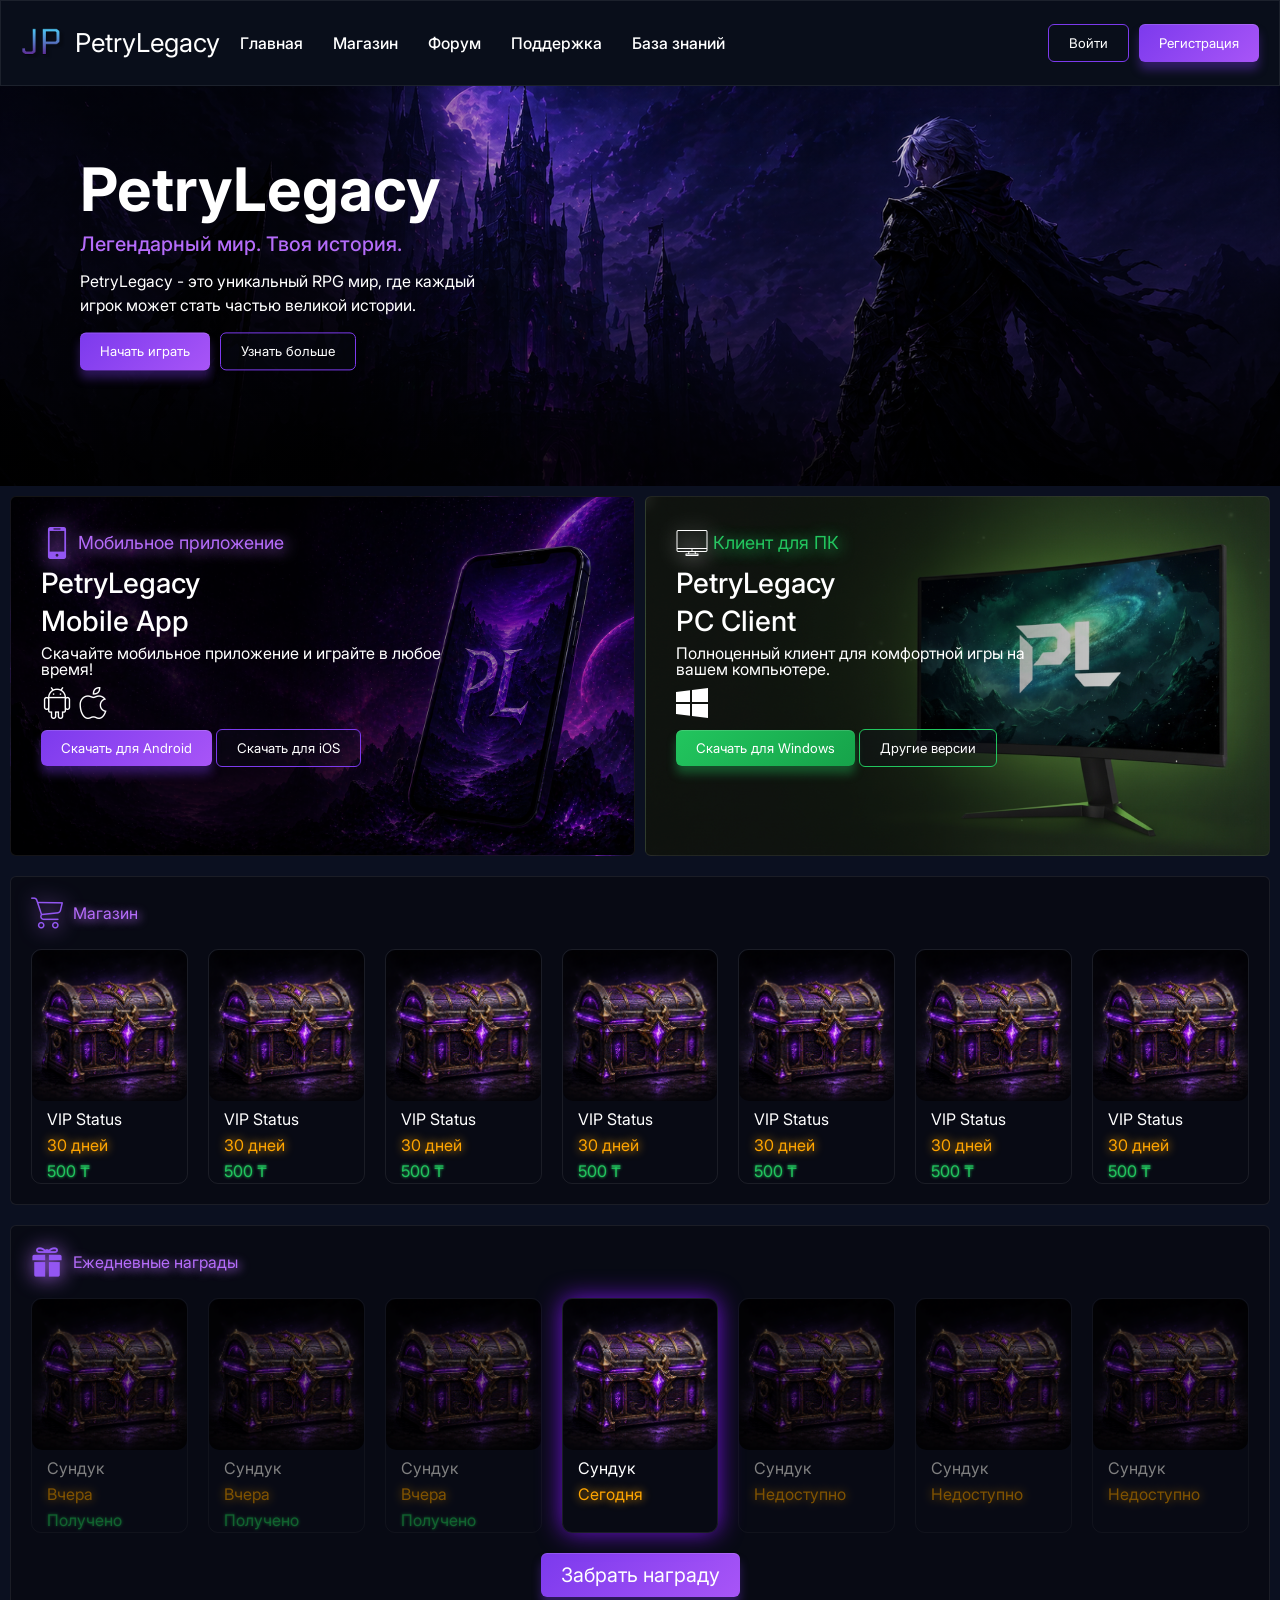
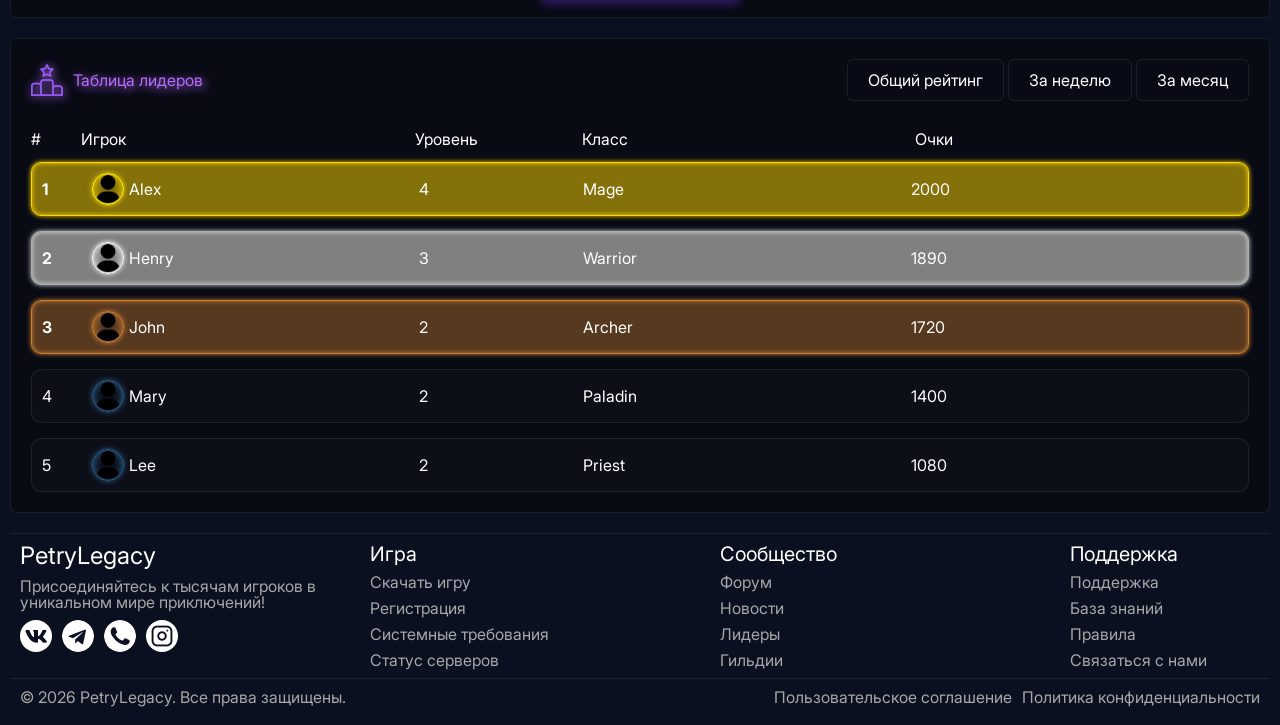
<file: index.html>
<!DOCTYPE html>
<html lang="ru">

<head>
  <meta charset="UTF-8">
  <meta name="viewport" content="width=device-width, initial-scale=1.0">
  <link rel="stylesheet" href="css/reset.css">
  <link rel="stylesheet" href="css/base.css">
  <link rel="stylesheet" href="css/index.css">
  <link rel="shortcut icon" href="images/logo.png" type="image/x-icon">

  <title>PetryLegacy - Главная</title>
</head>

<body>
  <div class="container">

    <header class="header">
      <a class="header-brand" href="#">
        <img class="header-logo" src="/images/logo.png" alt="logotype">
        <div class="header-title">PetryLegacy </div>
      </a>
      <nav class="header-menu">
        <a class="header-link" href="./index.html">Главная</a>
        <a class="header-link" href="./shop.html">Магазин</a>
        <a class="header-link" href="./forum.html">Форум</a>
        <a class="header-link" href="./support.html">Поддержка</a>
        <a class="header-link" href="./guide.html">База знаний</a>
      </nav>
      <div class="header-buttons">
        <input class="button-empty" type="button" value="Войти">
        <input class="button-filled" type="button" value="Регистрация">
      </div>
    </header>

    <main class="main">

      <section class="hero">
        <div class="hero-block">
          <h1 class="hero-title">PetryLegacy</h1>
          <span class="hero-slogan">Легендарный мир. Твоя история.</span>
          <span class="hero-description">PetryLegacy - это уникальный RPG мир, где каждый игрок может стать частью
            великой истории.</span>
          <div class="hero-buttons">
            <input class="button-filled" type="button" value="Начать играть">
            <input class="button-empty" type="button" value="Узнать больше">
          </div>
        </div>
      </section>

      <section class="platform">
        <div class="mobile">
          <div class="mobile-title">
            <img src="images/mobile.png" alt="">
            <span>Мобильное приложение</span>
          </div>
          <span class="mobile-brand">PetryLegacy</span>
          <span class="mobile-brand-title">Mobile App</span>
          <span class="mobile-brand-description">Скачайте мобильное приложение и играйте в любое время!</span>
          <div class="mobile-icons">
            <img src="images/android.png" alt="Android">
            <img src="images/ios.png" alt="IOS">
          </div>
          <div class="mobile-buttons">
            <input class="button-filled" type="button" value="Скачать для Android">
            <input class="button-empty" type="button" value="Скачать для iOS">
          </div>
        </div>
        <div class="pc">
          <div class="pc-title">
            <img src="images/monitor.png" alt="Monitor">
            <span>Клиент для ПК</span>
          </div>
          <span class="pc-brand">PetryLegacy</span>
          <span class="pc-brand-title">PC Client</span>
          <span class="pc-brand-description">Полноценный клиент для комфортной игры на вашем компьютере.</span>
          <div class="pc-icons">
            <img src="images/windows.png" alt="Windows">
          </div>
          <div class="pc-buttons">
            <input class="button-filled pc-button-filled" type="button" value="Скачать для Windows">
            <input class="button-empty pc-button-empty" type="button" value="Другие версии">
          </div>
        </div>
      </section>

      <section class="shop">
        <div class="shop-block">
          <div class="shop-title-block">
            <img class="shop-title-block-image" src="/images/store.png" alt="shop">
            <span class="shop-title">Магазин</span>

          </div>
          <div class="shop-cards">
            <div class="card">
              <img class="card-image" src="images/chest.png" alt="">
              <span class="card-title">VIP Status</span>
              <span class="card-description">30 дней</span>
              <span class="card-cost">500 &#8376</span>
            </div>
            <div class="card">
              <img class="card-image" src="images/chest.png" alt="">
              <span class="card-title">VIP Status</span>
              <span class="card-description">30 дней</span>
              <span class="card-cost">500 &#8376</span>
            </div>
            <div class="card">
              <img class="card-image" src="images/chest.png" alt="">
              <span class="card-title">VIP Status</span>
              <span class="card-description">30 дней</span>
              <span class="card-cost">500 &#8376</span>
            </div>
            <div class="card">
              <img class="card-image" src="images/chest.png" alt="">
              <span class="card-title">VIP Status</span>
              <span class="card-description">30 дней</span>
              <span class="card-cost">500 &#8376</span>
            </div>
            <div class="card">
              <img class="card-image" src="images/chest.png" alt="">
              <span class="card-title">VIP Status</span>
              <span class="card-description">30 дней</span>
              <span class="card-cost">500 &#8376</span>
            </div>
            <div class="card">
              <img class="card-image" src="images/chest.png" alt="">
              <span class="card-title">VIP Status</span>
              <span class="card-description">30 дней</span>
              <span class="card-cost">500 &#8376</span>
            </div>
            <div class="card">
              <img class="card-image" src="images/chest.png" alt="">
              <span class="card-title">VIP Status</span>
              <span class="card-description">30 дней</span>
              <span class="card-cost">500 &#8376</span>
            </div>
          </div>
        </div>
      </section>

      <section class="daily">
        <div class="daily-block">
          <div class="daily-title-block">
            <img class="daily-title-block-image" src="/images/bonus.png" alt="daily">
            <span class="daily-title">Ежедневные награды</span>
          </div>
          <div class="daily-cards">
            <div class="daily-card daily-accepted">
              <img class="card-image" src="images/chest.png" alt="">
              <span class="card-title">Сундук</span>
              <span class="card-description">Вчера</span>
              <span class="card-cost">Получено</span>
            </div>
            <div class="daily-card daily-accepted">
              <img class="card-image" src="images/chest.png" alt="">
              <span class="card-title">Сундук</span>
              <span class="card-description">Вчера</span>
              <span class="card-cost">Получено</span>
            </div>
            <div class="daily-card daily-accepted">
              <img class="card-image" src="images/chest.png" alt="">
              <span class="card-title">Сундук</span>
              <span class="card-description">Вчера</span>
              <span class="card-cost">Получено</span>
            </div>
            <div class="daily-card daily-active">
              <img class="card-image" src="images/chest.png" alt="">
              <span class="card-title">Сундук</span>
              <span class="card-description">Сегодня</span>
              <span class="card-cost">Получено</span>
            </div>
            <div class="daily-card daily-future">
              <img class="card-image" src="images/chest.png" alt="">
              <span class="card-title">Сундук</span>
              <span class="card-description">Недоступно</span>
              <span class="card-cost">Получено</span>
            </div>
            <div class="daily-card daily-future">
              <img class="card-image" src="images/chest.png" alt="">
              <span class="card-title">Сундук</span>
              <span class="card-description">Недоступно</span>
              <span class="card-cost">Получено</span>
            </div>
            <div class="daily-card daily-future">
              <img class="card-image" src="images/chest.png" alt="">
              <span class="card-title">Сундук</span>
              <span class="card-description">Недоступно</span>
              <span class="card-cost">Получено</span>
            </div>
          </div>
          <div class="daily-buttons">
            <input class="button-filled" type="button" value="Забрать награду">
          </div>
        </div>
      </section>

      <section class="leaderboard">
        <div class="leaderboard-block">
          <div class="leaderboard-title-block">
            <img class="leaderboard-image" src="images/leaderboard.png" alt="leaderboard">
            <span class="leaderboard-title">Таблица лидеров</span>
            <div class="leaderboard-buttons">
              <input class="button-empty leaderboard-button" type="button" value="Общий рейтинг">
              <input class="button-empty leaderboard-button" type="button" value="За неделю">
              <input class="button-empty leaderboard-button" type="button" value="За месяц">
            </div>
          </div>
          <div class="leaderboard-grid">
            <div class="leaderboard-header">
              <div class="cell rank">#</div>
              <div class="cell nickname">Игрок</div>
              <div class="cell gamelevel">Уровень</div>
              <div class="cell gameclass">Класс</div>
              <div class="cell gamepoints">Очки</div>
            </div>
            <div class="leaderboard-row rank-1">
              <div class="cell rank">1</div>
              <div class="cell nickname">
                <img src="images/avatar.png" alt="avatar">
                Alex
              </div>
              <div class="cell gamelevel">4</div>
              <div class="cell gameclass">Mage</div>
              <div class="cell gamepoints">2000</div>
            </div>
            <div class="leaderboard-row rank-2">
              <div class="cell rank">2</div>
              <div class="cell nickname">
                <img src="images/avatar.png" alt="avatar">
                Henry
              </div>
              <div class="cell gamelevel">3</div>
              <div class="cell gameclass">Warrior</div>
              <div class="cell gamepoints">1890</div>
            </div>
            <div class="leaderboard-row rank-3">
              <div class="cell rank">3</div>
              <div class="cell nickname">
                <img src="images/avatar.png" alt="avatar">
                John
              </div>
              <div class="cell gamelevel">2</div>
              <div class="cell gameclass">Archer</div>
              <div class="cell gamepoints">1720</div>
            </div>
            <div class="leaderboard-row">
              <div class="cell rank">4</div>
              <div class="cell nickname">
                <img src="images/avatar.png" alt="avatar">
                Mary
              </div>
              <div class="cell gamelevel">2</div>
              <div class="cell gameclass">Paladin</div>
              <div class="cell gamepoints">1400</div>
            </div>
            <div class="leaderboard-row">
              <div class="cell rank">5</div>
              <div class="cell nickname">
                <img src="images/avatar.png" alt="avatar">
                Lee
              </div>
              <div class="cell gamelevel">2</div>
              <div class="cell gameclass">Priest</div>
              <div class="cell gamepoints">1080</div>
            </div>
          </div>
        </div>
      </section>

    </main>

    <footer class="footer">
      <div class="footer-grid">
        <div class="footer-column">
          <h3 class="footer-title">PetryLegacy</h4>
            <span>Присоединяйтесь к тысячам игроков в уникальном мире приключений!</span>
            <div class="footer-social">
              <a href="#">
                <img src="images/vk.png" alt="VK">
              </a>
              <a href="#">
                <img src="images/telegram.png" alt="Telegram">
              </a>
              <a href="#">
                <img src="images/whatsapp.png" alt="Whatsapp">
              </a>
              <a href="#">
                <img src="images/instagram.png" alt="Instagram">
              </a>
            </div>
        </div>
        <div class="footer-column">
          <h4>Игра</h4>
          <a href="#">Скачать игру</a>
          <a href="#">Регистрация</a>
          <a href="#">Системные требования</a>
          <a href="#">Статус серверов</a>
        </div>
        <div class="footer-column">
          <h4>Сообщество</h4>
          <a href="#">Форум</a>
          <a href="#">Новости</a>
          <a href="#">Лидеры</a>
          <a href="#">Гильдии</a>
        </div>
        <div class="footer-column">
          <h4>Поддержка</h4>
          <a href="#">Поддержка</a>
          <a href="#">База знаний</a>
          <a href="#">Правила</a>
          <a href="#">Связаться с нами</a>
        </div>
      </div>
      <div class="footer-policy">
        <span>&copy 2026 PetryLegacy. Все права защищены.</span>
        <a href="#">Пользовательское соглашение</a>
        <a href="#">Политика конфиденциальности</a>
      </div>
    </footer>

  </div>

</body>

</html>
</file>
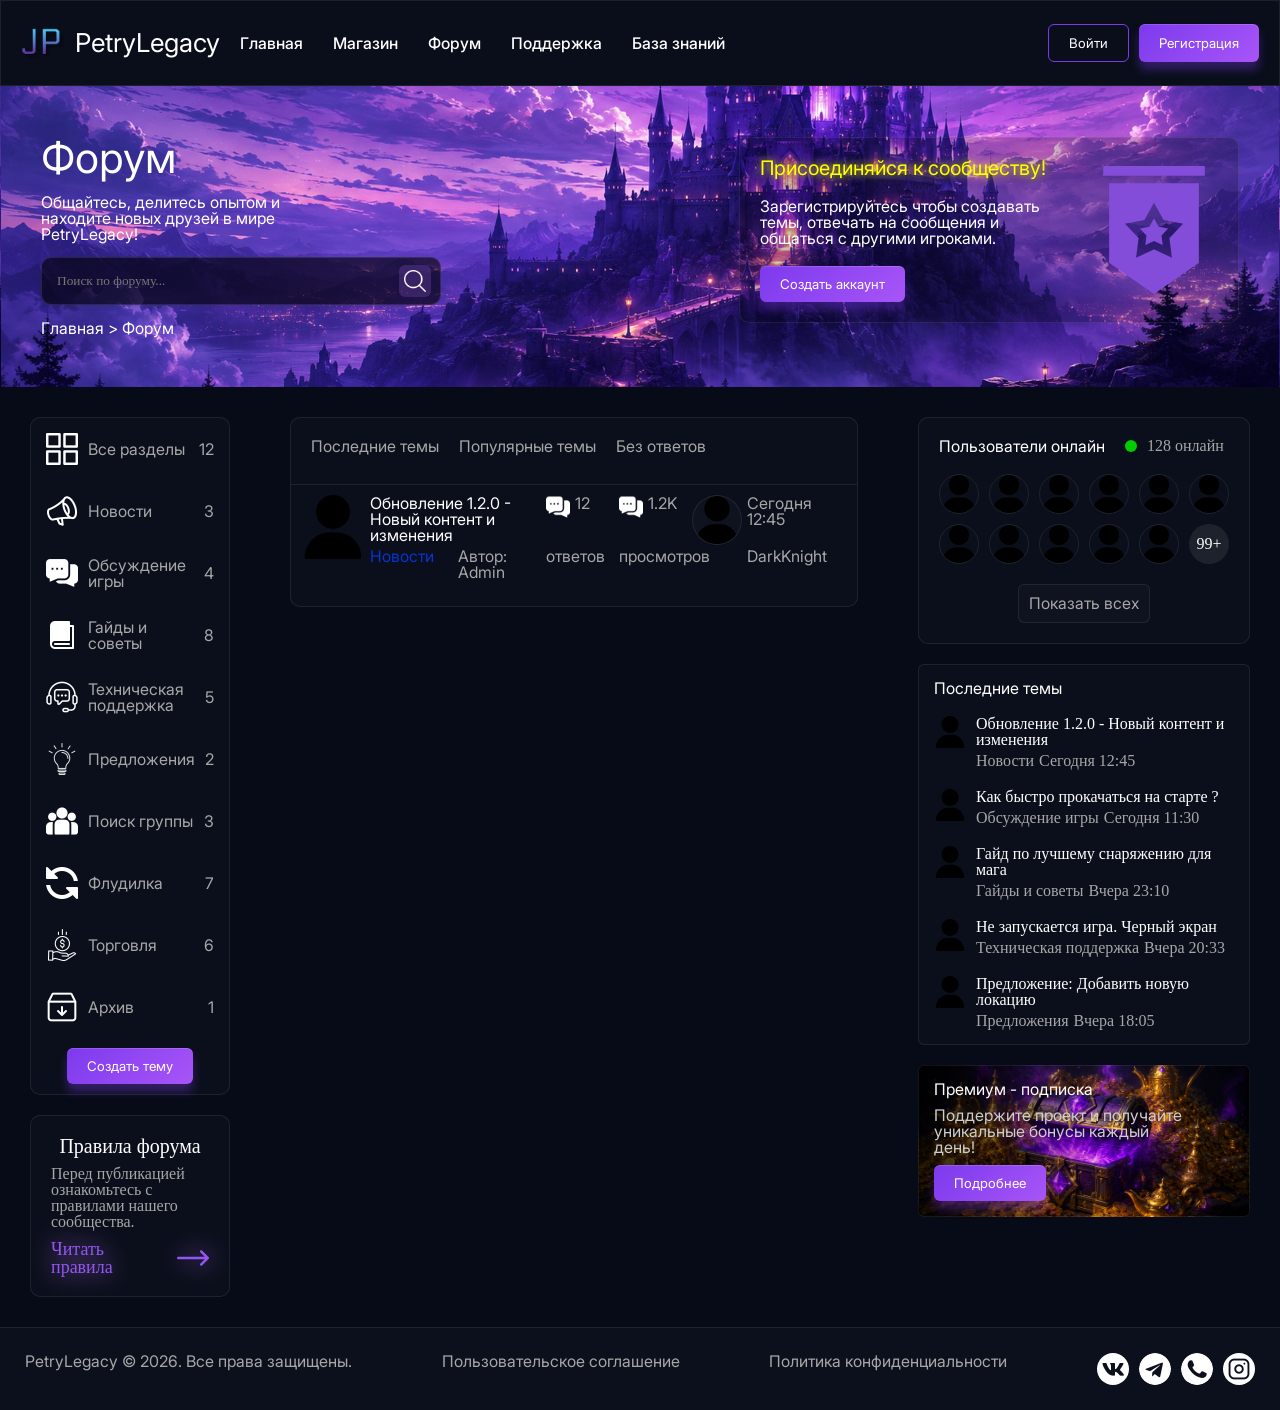
<file: forum.html>
<!DOCTYPE html>
<html lang="en">

<head>
    <meta charset="UTF-8">
    <meta name="viewport" content="width=device-width, initial-scale=1.0">
    <link rel="stylesheet" href="css/reset.css">
    <link rel="stylesheet" href="css/base.css">
    <link rel="stylesheet" href="css/forum.css">
    <link rel="shortcut icon" href="images/logo.png" type="image/x-icon">
    <title>PetryLegacy - Форум</title>
</head>

<body>
    <div class="container">
        <header class="header">
            <a class="header-brand" href="#">
                <img class="header-logo" src="/images/logo.png" alt="logotype">
                <div class="header-title">PetryLegacy</div>
            </a>
            <nav class="header-menu">
                <a class="header-link" href="./index.html">Главная</a>
                <a class="header-link" href="./shop.html">Магазин</a>
                <a class="header-link" href="./forum.html">Форум</a>
                <a class="header-link" href="./support.html">Поддержка</a>
                <a class="header-link" href="./guide.html">База знаний</a>
            </nav>
            <div class="header-buttons">
                <input class="button-empty" type="button" value="Войти">
                <input class="button-filled" type="button" value="Регистрация">
            </div>
        </header>


        <section class="hero">
            <div class="hero-title-block">
                <h1 class="hero-title">Форум</h1>
                <span class="hero-description">Общайтесь, делитесь опытом и находите новых друзей в мире
                    PetryLegacy!</span>
                <div class="search-block">
                    <input type="text" placeholder="Поиск по форуму...">
                    <a href="#"><img class="hero-search-image" src="images/search.png" alt="search"></a>
                </div>
                <span class="hero-banner-description">Главная > Форум</span>
            </div>
            <div class="hero-banner">
                <div class="hero-banner-block">
                    <div class="hero-banner-vertical">
                        <span class="hero-banner-title">Присоединяйся к сообществу!</span>
                        <span class="hero-banner-description">Зарегистрируйтесь чтобы создавать темы,
                            отвечать на сообщения и общаться с другими игроками.
                        </span>
                        <div>
                            <input class="button-filled" type="button" value="Создать аккаунт">
                        </div>
                    </div>
                    <img class="hero-banner-image" src="images/flag.png" alt="banner">
                </div>
            </div>
        </section>

        <main class="main">
            <section class="left-content">
                <aside class="categories">
                    <div class="category"> 
                        <img src="images/tile.png" alt="">
                        <span class="category-title">Все разделы</span>
                        <span class="category-counter">12</span>
                    </div>
                    <div class="category"> 
                        <img src="images/news.png" alt="">
                        <span class="category-title">Новости</span>
                        <span class="category-counter">3</span>
                    </div>
                    <div class="category"> 
                        <img src="images/chat.png" alt="">
                        <span class="category-title">Обсуждение игры</span>
                        <span class="category-counter">4</span>
                    </div>
                    <div class="category"> 
                        <img src="images/guide.png" alt="">
                        <span class="category-title">Гайды и советы</span>
                        <span class="category-counter">8</span>
                    </div>
                    <div class="category"> 
                        <img src="images/support.png" alt="">
                        <span class="category-title">Техническая поддержка</span>
                        <span class="category-counter">5</span>
                    </div>
                    <div class="category"> 
                        <img src="images/idea.png" alt="">
                        <span class="category-title">Предложения</span>
                        <span class="category-counter">2</span>
                    </div>
                    <div class="category"> 
                        <img src="images/group.png" alt="">
                        <span class="category-title">Поиск группы</span>
                        <span class="category-counter">3</span>
                    </div>
                    <div class="category"> 
                        <img src="images/reverse.png" alt="">
                        <span class="category-title">Флудилка</span>
                        <span class="category-counter">7</span>
                    </div>
                    <div class="category"> 
                        <img src="images/trade.png" alt="">
                        <span class="category-title">Торговля</span>
                        <span class="category-counter">6</span>
                    </div>
                    <div class="category"> 
                        <img src="images/archive.png" alt="">
                        <span class="category-title">Архив</span>
                        <span class="category-counter">1</span>
                    </div>
                    <div class="category-button">
                        <input class="button-filled" type="button" value="Создать тему" style="font-family: Inter-Regular;">
                    </div>
                </aside>
                <aside class="rules">
                    <span class="rules-title">Правила форума</span>
                    <span class="rules-description">Перед публикацией ознакомьтесь с правилами нашего сообщества.</span>
                    <div class="rules-button">
                        <a href="#">
                            <span class="rules-button-title">Читать правила</span>
                        </a>
                        <a href="#">
                            <img class="rules-image" src="images/right-arrow.png" alt="right-arrow">
                        </a>
                    </div>
                </aside>
            </section>

            <section class="content">
                <div class="content-block">
                    <div class="content-navigation">
                    <span>Последние темы</span>
                    <span>Популярные темы</span>
                    <span>Без ответов</span>
                    <div class="content-navigation-sort" custom-select>
                        <div class="first-selector"></div>
                        <div class="another-selector"></div>
                    </div>
                </div>
                    <div class="content-theme">
                        <img class="content-theme-image" src="images/avatar.png" alt="">
                            <span class="content-theme-title">Обновление 1.2.0 - Новый контент и изменения</span>
                            <img class="content-theme-comment-image" src="images/chat.png" alt="">
                            <span class="content-theme-comment-count">12</span>
                            <img class="content-theme-views-top-image" src="images/chat.png" alt="">
                            <span class="content-theme-views-top-count">1.2K</span>
                            <img class="content-theme-profile-image" src="images/avatar.png" alt="">
                            <span class="content-theme-profile-title">Сегодня 12:45</span>
                            <span class="content-theme-category">Новости</span>
                            <span class="content-theme-author">Автор: Admin</span>
                            <span class="content-theme-comment-down">ответов</span>
                            <span class="content-theme-views-down">просмотров</span>
                            <span class="content-theme-profile-name">DarkKnight</span>
                    </div>
                </div>
            </section>

            <section class="right-content">

                <aside class="online-players">
                        <div class="online-title-block">
                            <span class="online-title">Пользователи онлайн</span>
                            <div class="online-ball"></div>
                            <span class="online-description">128 онлайн</span>
                        </div>
                        <div class="players-block">
                            <div class="online-player">
                                <a href="#">
                                    <img class="online-player-image" src="images/avatar.png" alt="profile">
                                </a>
                            </div>
                            <div class="online-player">
                                <a href="#">
                                    <img class="online-player-image" src="images/avatar.png" alt="profile">
                                </a>
                            </div>
                            <div class="online-player">
                                <a href="#">
                                    <img class="online-player-image" src="images/avatar.png" alt="profile">
                                </a>
                            </div>
                            <div class="online-player">
                                <a href="#">
                                    <img class="online-player-image" src="images/avatar.png" alt="profile">
                                </a>
                            </div>
                            <div class="online-player">
                                <a href="#">
                                    <img class="online-player-image" src="images/avatar.png" alt="profile">
                                </a>
                            </div>
                            <div class="online-player">
                                <a href="#">
                                    <img class="online-player-image" src="images/avatar.png" alt="profile">
                                </a>
                            </div>
                            <div class="online-player">
                                <a href="#">
                                    <img class="online-player-image" src="images/avatar.png" alt="profile">
                                </a>
                            </div>
                            <div class="online-player">
                                <a href="#">
                                    <img class="online-player-image" src="images/avatar.png" alt="profile">
                                </a>
                            </div>
                            <div class="online-player">
                                <a href="#">
                                    <img class="online-player-image" src="images/avatar.png" alt="profile">
                                </a>
                            </div>
                            <div class="online-player">
                                <a href="#">
                                    <img class="online-player-image" src="images/avatar.png" alt="profile">
                                </a>
                            </div>
                            <div class="online-player">
                                <a href="#">
                                    <img class="online-player-image" src="images/avatar.png" alt="profile">
                                </a>
                            </div>
                            <div class="last-player">
                                <a href="#">
                                    <div class="last-player-image">
                                        <span class="last-player-count">99+</span>
                                    </div>
                                </a>
                            </div>
                        </div> 
                        <div class="online-players-button">
                            <a href="#">
                                <span class="online-players-button-title">Показать всех</span>
                            </a>
                        </div>
                </aside>
                <aside class="last-themes">
                    <div class="last-themes-block">
                        <span class="last-themes-title">Последние темы</span>
                        <div class="theme-mini">
                            <img class="theme-mini-image" src="images/avatar.png" alt="">
                            <div class="theme-mini-description">
                                <a href="#">
                                    <span class="theme-mini-title">Обновление 1.2.0 - Новый контент и изменения</span>  
                                </a>
                                <div class="theme-mini-data">
                                    <span class="theme-mini-category">Новости</span>
                                    <span class="theme-mini-date">Сегодня 12:45</span>
                                </div>
                            </div>
                        </div>
                        <div class="theme-mini">
                            <img class="theme-mini-image" src="images/avatar.png" alt="">
                            <div class="theme-mini-description">
                                <a href="#">
                                    <span class="theme-mini-title">Как быстро прокачаться на старте ?</span>  
                                </a>
                                <div class="theme-mini-data">
                                    <span class="theme-mini-category">Обсуждение игры</span>
                                    <span class="theme-mini-date">Сегодня 11:30</span>
                                </div>
                            </div>
                        </div>
                        <div class="theme-mini">
                            <img class="theme-mini-image" src="images/avatar.png" alt="">
                            <div class="theme-mini-description">
                                <a href="#">
                                    <span class="theme-mini-title">Гайд по лучшему снаряжению для мага</span>  
                                </a>
                                <div class="theme-mini-data">
                                    <span class="theme-mini-category">Гайды и советы</span>
                                    <span class="theme-mini-date">Вчера 23:10</span>
                                </div>
                            </div>
                        </div>
                        <div class="theme-mini">
                            <img class="theme-mini-image" src="images/avatar.png" alt="">
                            <div class="theme-mini-description">
                                <a href="#">
                                    <span class="theme-mini-title">Не запускается игра. Черный экран</span>  
                                </a>
                                <div class="theme-mini-data">
                                    <span class="theme-mini-category">Техническая поддержка</span>
                                    <span class="theme-mini-date">Вчера 20:33</span>
                                </div>
                            </div>
                        </div>
                        <div class="theme-mini">
                            <img class="theme-mini-image" src="images/avatar.png" alt="">
                            <div class="theme-mini-description">
                                <a href="#">
                                    <span class="theme-mini-title">Предложение: Добавить новую локацию</span>  
                                </a>
                                <div class="theme-mini-data">
                                    <span class="theme-mini-category">Предложения</span>
                                    <span class="theme-mini-date">Вчера 18:05</span>
                                </div>
                            </div>
                        </div>
                    </div>
                </aside>
                <aside class="premium-banner">
                    <span class="premium-banner-title">Премиум - подписка</span>
                    <span class="premium-banner-description">Поддержите проект и получайте уникальные бонусы каждый день!</span>
                    <div class="premium-banner-button">
                        <input class="button-filled" type="button" value="Подробнее">  
                    </div>
                </aside>

            </section>

        </main>


        <footer class="another-footer">
            <span>PetryLegacy &copy 2026. Все права защищены.</span>
            <span>Пользовательское соглашение</span>
            <span>Политика конфиденциальности</span>
            <div class="footer-social">
                <a href="#">
                    <img src="images/vk.png" alt="VK">
                </a>
                <a href="#">
                    <img src="images/telegram.png" alt="Telegram">
                </a>
                <a href="#">
                    <img src="images/whatsapp.png" alt="Whatsapp">
                </a>
                <a href="#">
                    <img src="images/instagram.png" alt="Instagram">
                </a>
            </div>
        </footer>
    </div>
</body>

</html>
</file>
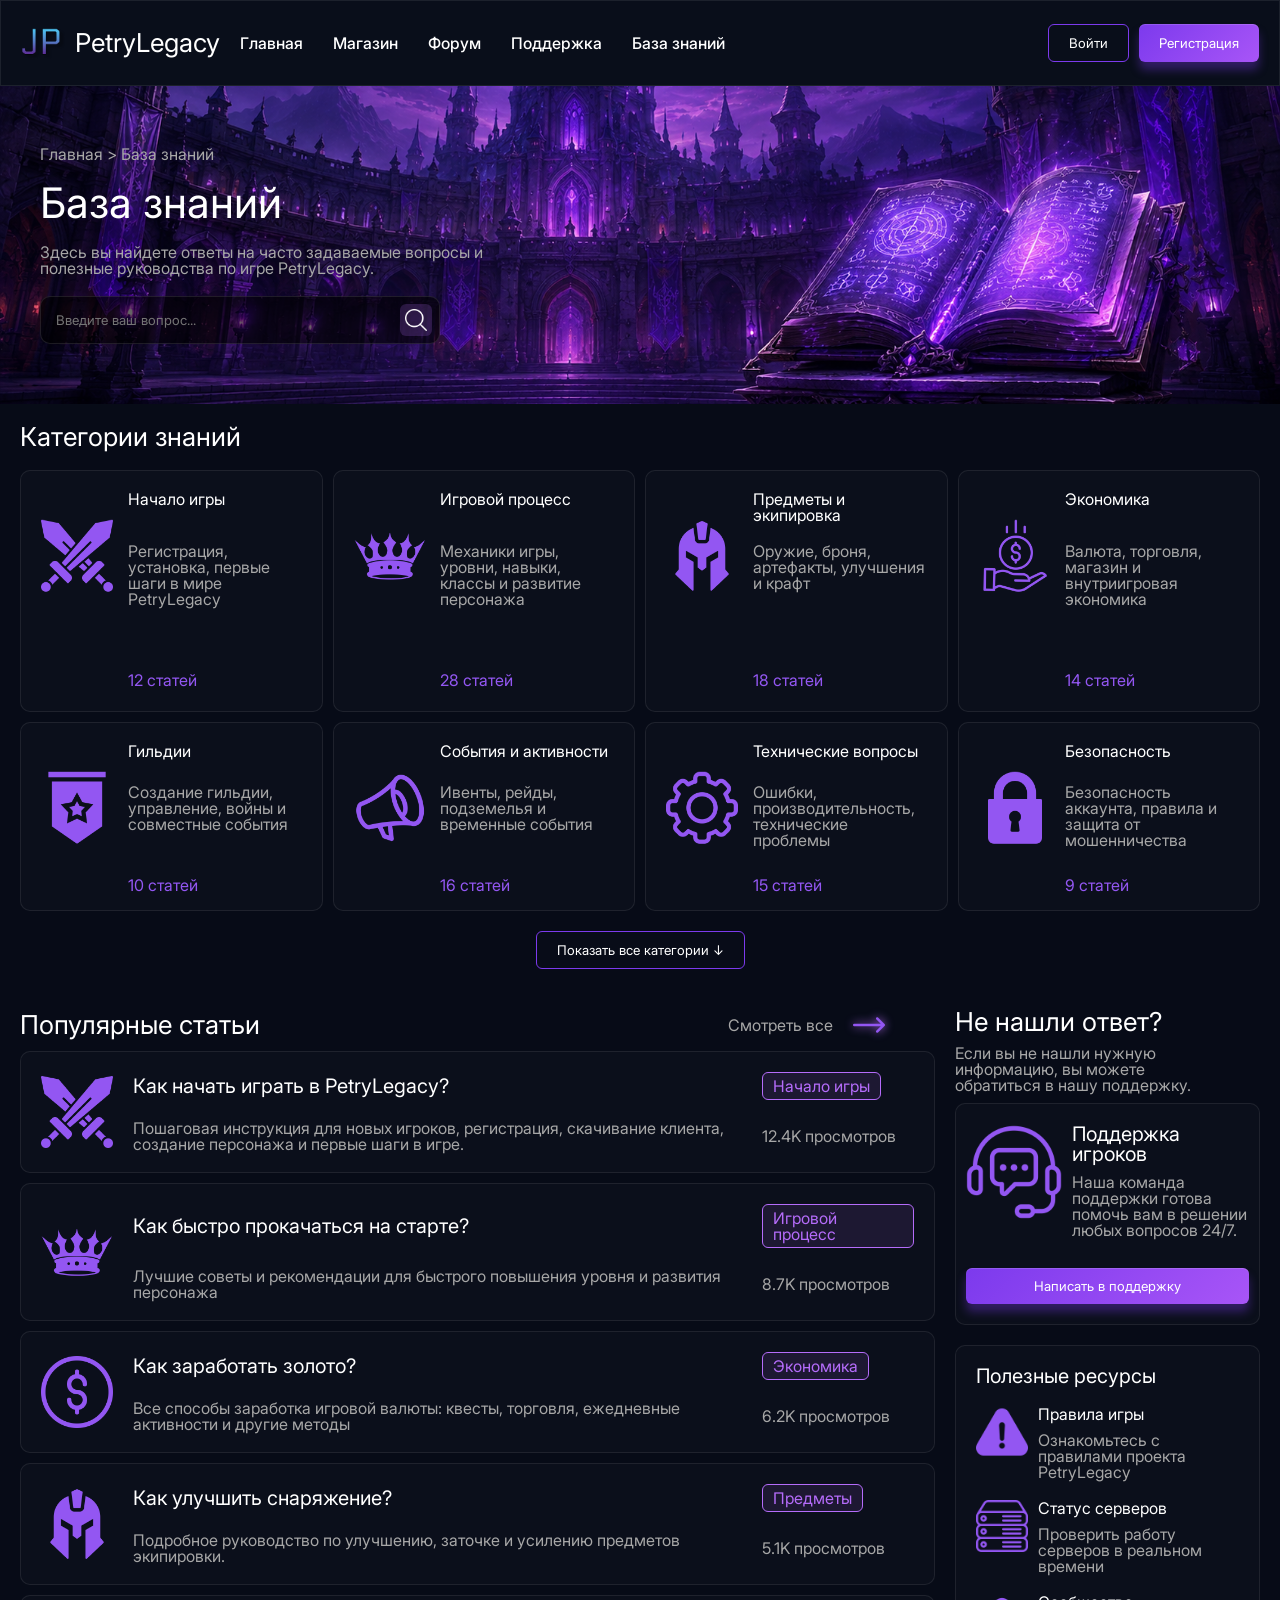
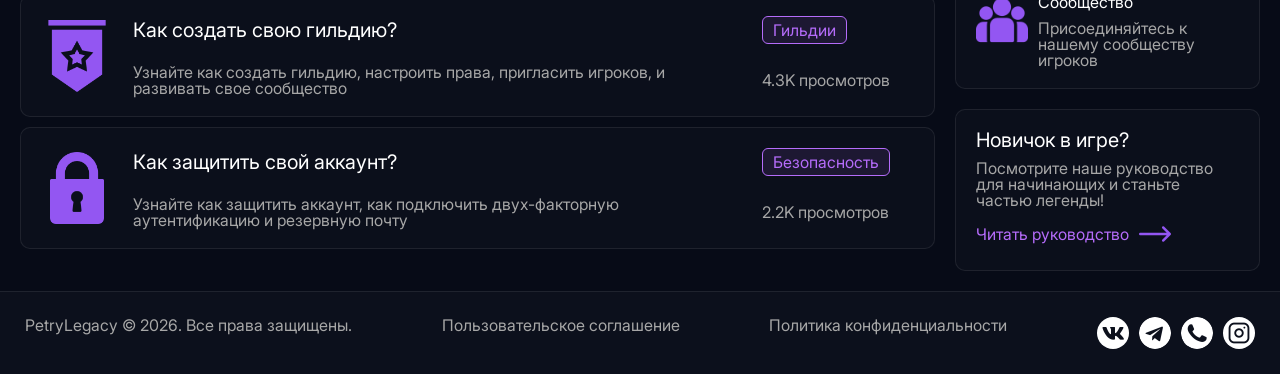
<file: guide.html>
<!DOCTYPE html>
<html lang="en">

<head>
    <meta charset="UTF-8">
    <meta name="viewport" content="width=device-width, initial-scale=1.0">
    <link rel="stylesheet" href="css/reset.css">
    <link rel="stylesheet" href="css/base.css">
    <link rel="stylesheet" href="css/guide.css">
    <link rel="shortcut icon" href="images/logo.png" type="image/x-icon">
    <title>PetryLegacy - База знаний</title>
</head>

<body>
    <div class="container">
        <header class="header">
            <a class="header-brand" href="#">
                <img class="header-logo" src="/images/logo.png" alt="logotype">
                <div class="header-title">PetryLegacy</div>
            </a>
            <nav class="header-menu">
                <a class="header-link" href="./index.html">Главная</a>
                <a class="header-link" href="./shop.html">Магазин</a>
                <a class="header-link" href="./forum.html">Форум</a>
                <a class="header-link" href="./support.html">Поддержка</a>
                <a class="header-link" href="./guide.html">База знаний</a>
            </nav>
            <div class="header-buttons">
                <input class="button-empty" type="button" value="Войти">
                <input class="button-filled" type="button" value="Регистрация">
            </div>
        </header>

        <main class="main">
            <section class="hero">
                <span class="hero-info">Главная > База знаний</span>
                <span class="hero-title">База знаний</span>
                <span class="hero-description">Здесь вы найдете ответы на часто задаваемые вопросы и полезные руководства по игре PetryLegacy.</span>
                <div class="hero-search">
                    <input type="text" placeholder="Введите ваш вопрос...">
                    <a href="#">
                        <img class="hero-search-image" src="images/search.png" alt="">
                    </a>
                </div>
            </section>
            <section class="categories">
                <span class="categories-title">Категории знаний</span>
                <div class="categories-block">
                    <div class="category">
                        <img class="category-image" src="images/sword.png" alt="">
                        <span class="category-title">Начало игры</span>
                        <span class="category-description">Регистрация, установка, первые шаги в мире PetryLegacy</span>
                        <span class="category-count">12 статей</span>
                    </div>
                    <div class="category">
                        <img class="category-image" src="images/crown.png" alt="">
                        <span class="category-title">Игровой процесс</span>
                        <span class="category-description">Механики игры, уровни, навыки, классы и развитие персонажа</span>
                        <span class="category-count">28 статей</span>
                    </div>
                    <div class="category">
                        <img class="category-image" src="images/helmet.png" alt="">
                        <span class="category-title">Предметы и экипировка</span>
                        <span class="category-description">Оружие, броня, артефакты, улучшения и крафт</span>
                        <span class="category-count">18 статей</span>
                    </div>
                    <div class="category">
                        <img class="category-image" src="images/trade.png" alt="">
                        <span class="category-title">Экономика</span>
                        <span class="category-description">Валюта, торговля, магазин и внутриигровая экономика</span>
                        <span class="category-count">14 статей</span>
                    </div>
                    <div class="category">
                        <img class="category-image" src="images/flag.png" alt="">
                        <span class="category-title">Гильдии</span>
                        <span class="category-description">Создание гильдии, управление, войны и совместные события</span>
                        <span class="category-count">10 статей</span>
                    </div>
                    <div class="category">
                        <img class="category-image" src="images/news.png" alt="">
                        <span class="category-title">События и активности</span>
                        <span class="category-description">Ивенты, рейды, подземелья и временные события</span>
                        <span class="category-count">16 статей</span>
                    </div>
                    <div class="category">
                        <img class="category-image" src="images/setup.png" alt="">
                        <span class="category-title">Технические вопросы</span>
                        <span class="category-description">Ошибки, производительность, технические проблемы</span>
                        <span class="category-count">15 статей</span>
                    </div>
                    <div class="category">
                        <img class="category-image" src="images/security.png" alt="">
                        <span class="category-title">Безопасность</span>
                        <span class="category-description">Безопасность аккаунта, правила и защита от мошенничества</span>
                        <span class="category-count">9 статей</span>
                    </div>
                </div>
                <div class="categories-button">
                    <input class="button-empty" type="button" value="Показать все категории ↓">
                </div>
            </section>
            <section class="content">

                <div class="themes">
                    <div class="themes-top">
                        <span class="themes-top-title">Популярные статьи</span>
                        <span class="themes-top-button">Смотреть все</span>
                        <img class="themes-top-image" src="images/right-arrow.png" alt="">
                    </div>
                    <div class="theme">
                        <img class="theme-image" src="images/sword.png" alt="">
                        <span class="theme-title">Как начать играть в PetryLegacy?</span>
                        <span class="theme-category">Начало игры</span>
                        <span class="theme-description">Пошаговая инструкция для новых игроков, регистрация, скачивание клиента, создание персонажа и первые шаги в игре.</span>
                        <span class="theme-views">12.4K просмотров</span>
                    </div>
                    <div class="theme">
                        <img class="theme-image" src="images/crown.png" alt="">
                        <span class="theme-title">Как быстро прокачаться на старте?</span>
                        <span class="theme-category">Игровой процесс</span>
                        <span class="theme-description">Лучшие советы и рекомендации для быстрого повышения уровня и развития персонажа</span>
                        <span class="theme-views">8.7K просмотров</span>
                    </div>
                    <div class="theme">
                        <img class="theme-image" src="images/price.png" alt="">
                        <span class="theme-title">Как заработать золото?</span>
                        <span class="theme-category">Экономика</span>
                        <span class="theme-description">Все способы заработка игровой валюты: квесты, торговля, ежедневные активности и другие методы</span>
                        <span class="theme-views">6.2K просмотров</span>
                    </div>
                    <div class="theme">
                        <img class="theme-image" src="images/helmet.png" alt="">
                        <span class="theme-title">Как улучшить снаряжение?</span>
                        <span class="theme-category">Предметы</span>
                        <span class="theme-description">Подробное руководство по улучшению, заточке и усилению предметов экипировки.</span>
                        <span class="theme-views">5.1K просмотров</span>
                    </div>
                    <div class="theme">
                        <img class="theme-image" src="images/flag.png" alt="">
                        <span class="theme-title">Как создать свою гильдию?</span>
                        <span class="theme-category">Гильдии</span>
                        <span class="theme-description">Узнайте как создать гильдию, настроить права, пригласить игроков, и развивать свое сообщество</span>
                        <span class="theme-views">4.3K просмотров</span>
                    </div>
                    <div class="theme">
                        <img class="theme-image" src="images/security.png" alt="">
                        <span class="theme-title">Как защитить свой аккаунт?</span>
                        <span class="theme-category">Безопасность</span>
                        <span class="theme-description">Узнайте как защитить аккаунт, как подключить двух-факторную аутентификацию и резервную почту</span>
                        <span class="theme-views">2.2K просмотров</span>
                    </div>
                </div>
                
                <div class="support">
                    <span class="support-title">Не нашли ответ?</span>
                    <span class="support-description">Если вы не нашли нужную информацию, вы можете обратиться в нашу поддержку.</span>
                    <div class="support-block">
                        <div class="support-block-horizontal">
                            <img class="support-block-image" src="images/support.png" alt="">
                            <div class="support-block-vertical">
                                <span class="support-block-title">Поддержка игроков</span>
                                <span class="support-block-description">Наша команда поддержки готова помочь вам в решении любых вопросов 24/7.</span>
                            </div>
                        </div>
                        <input class="button-filled" type="button" value="Написать в поддержку">
                    </div>
                </div>
                <div class="resources">
                    <span class="resources-title">Полезные ресурсы</span>
                    <div class="resources-line">
                        <img class="resources-line-image" src="images/warning.png" alt="">
                        <div class="resources-line-vertical">
                            <span class="resources-line-title">Правила игры</span>
                            <span class="resources-line-description">Ознакомьтесь с правилами проекта PetryLegacy</span>
                        </div>
                    </div>
                    <div class="resources-line">
                        <img class="resources-line-image" src="images/server.png" alt="">
                        <div class="resources-line-vertical">
                            <span class="resources-line-title">Статус серверов</span>
                            <span class="resources-line-description">Проверить работу серверов в реальном времени</span>
                        </div>
                    </div>
                    <div class="resources-line">
                        <img class="resources-line-image" src="images/group.png" alt="">
                        <div class="resources-line-vertical">
                            <span class="resources-line-title">Сообщество</span>
                            <span class="resources-line-description">Присоединяйтесь к нашему сообществу игроков</span>
                        </div>
                    </div>
                </div>
                <div class="beginner">
                    <span class="beginner-title">Новичок в игре?</span>
                    <span class="beginner-description">Посмотрите наше руководство для начинающих и станьте частью легенды!</span>
                    <div class="beginner-button">
                        <span class="beginner-button-title">Читать руководство</span>
                        <img class="beginner-button-image" src="images/right-arrow.png" alt="">
                    </div>
                </div>
            </section>
        </main>

        <footer class="another-footer">
            <span>PetryLegacy &copy 2026. Все права защищены.</span>
            <span>Пользовательское соглашение</span>
            <span>Политика конфиденциальности</span>
            <div class="footer-social">
                <a href="#">
                    <img src="images/vk.png" alt="VK">
                </a>
                <a href="#">
                    <img src="images/telegram.png" alt="Telegram">
                </a>
                <a href="#">
                    <img src="images/whatsapp.png" alt="Whatsapp">
                </a>
                <a href="#">
                    <img src="images/instagram.png" alt="Instagram">
                </a>
            </div>
        </footer>
    </div>
</body>

</html>
</file>
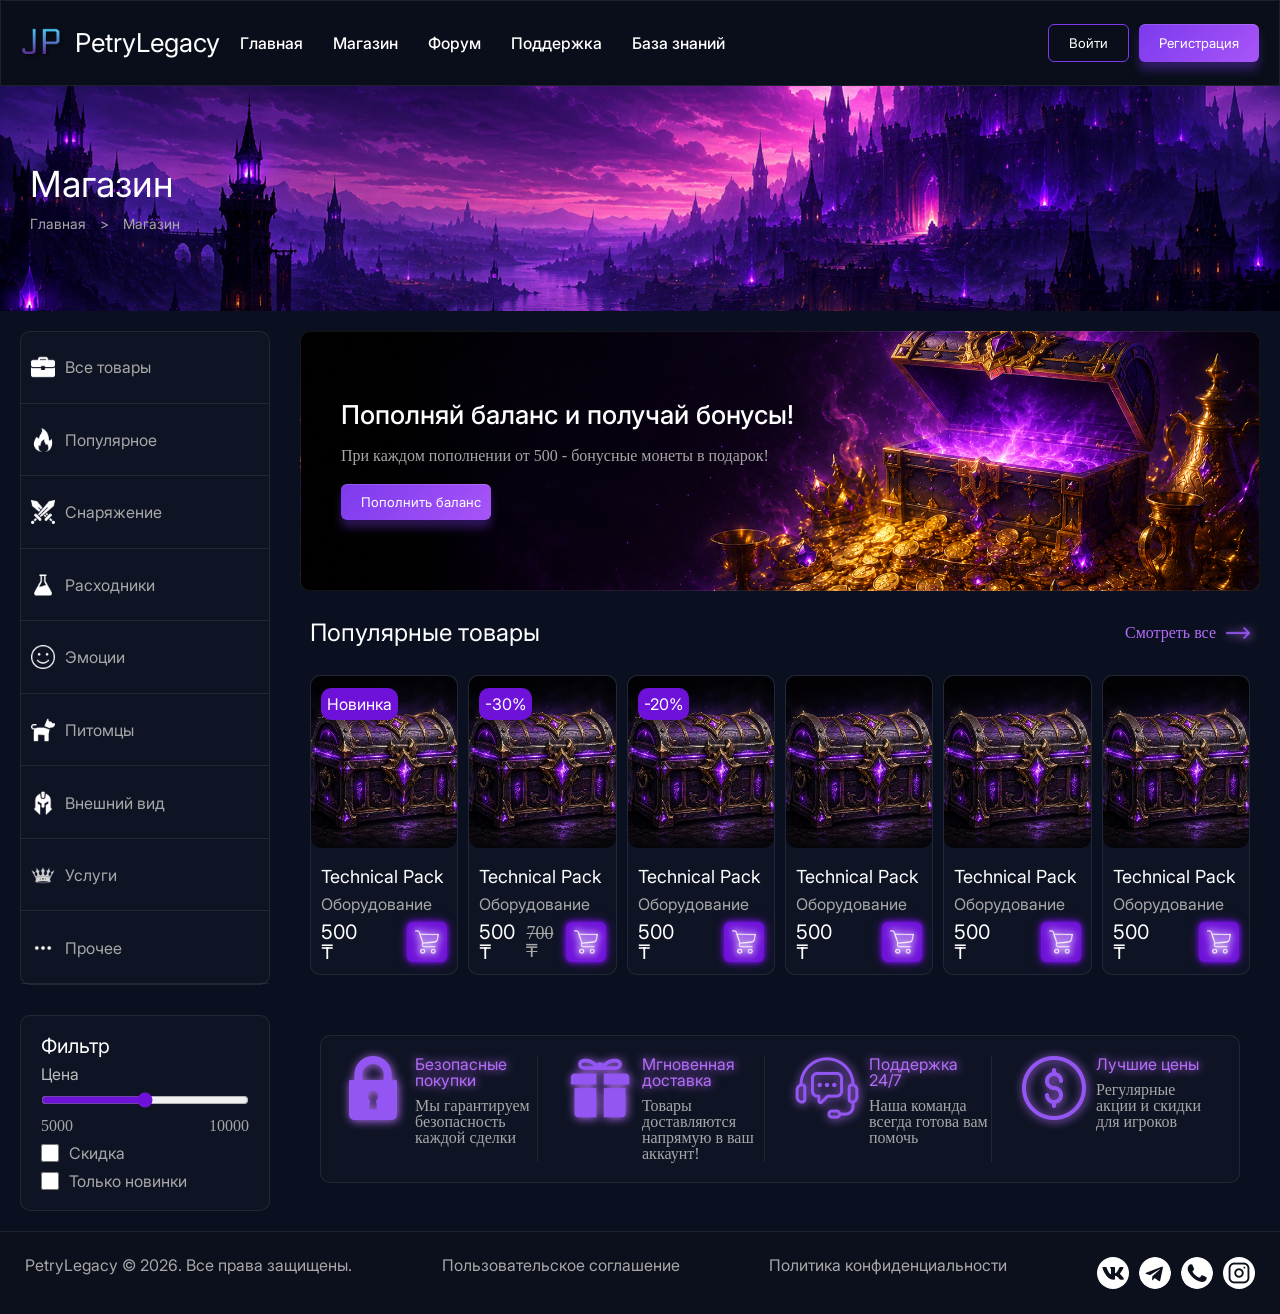
<file: shop.html>
<!DOCTYPE html>
<html lang="en">
<head>
  <meta charset="UTF-8">
  <meta name="viewport" content="width=device-width, initial-scale=1.0">
  <link rel="stylesheet" href="css/reset.css">
  <link rel="stylesheet" href="css/base.css">
  <link rel="stylesheet" href="css/shop.css">
  <link rel="shortcut icon" href="images/logo.png" type="image/x-icon">
  <title>PetryLegacy - Магазин</title>
</head>
<body>
  <div class="container">

    <header class="header">
        <a class="header-brand" href="#">
          <img class="header-logo" src="/images/logo.png" alt="logotype">
          <div class="header-title">PetryLegacy</div>
        </a>
        <nav class="header-menu">
          <a class="header-link" href="./index.html">Главная</a>
          <a class="header-link" href="./shop.html">Магазин</a>
          <a class="header-link" href="./forum.html">Форум</a>
          <a class="header-link" href="./support.html">Поддержка</a>
          <a class="header-link" href="./guide.html">База знаний</a>
        </nav>
        <div class="header-buttons">
          <input class="button-empty" type="button" value="Войти">
          <input class="button-filled" type="button" value="Регистрация">
        </div>
      </header>

      <section class="hero">
        <span class="hero-title">Магазин</span>
        <span class="hero-description">Главная > Магазин</span>
      </section>
      <main class="main">
        <aside class="categories">
            <div class="category">
              <img class="category-image" src="images/bag.png" alt="">
              <span class="category-title">Все товары</span>
            </div>
            <div class="category">
              <img class="category-image" src="images/fire.png" alt="">
              <span class="category-title">Популярное</span>
            </div>
            <div class="category">
              <img class="category-image" src="images/sword.png" alt="">
              <span class="category-title">Снаряжение</span>
            </div>
            <div class="category">
              <img class="category-image" src="images/flask.png" alt="">
              <span class="category-title">Расходники</span>
            </div>
            <div class="category">
              <img class="category-image" src="images/emoji.png" alt="">
              <span class="category-title">Эмоции</span>
            </div>
            <div class="category">
              <img class="category-image" src="images/pets.png" alt="">
              <span class="category-title">Питомцы</span>
            </div>
            <div class="category">
              <img class="category-image" src="images/helmet.png" alt="">
              <span class="category-title">Внешний вид</span>
            </div>
            <div class="category">
              <img class="category-image" src="images/crown.png" alt="">
              <span class="category-title">Услуги</span>
            </div>
            <div class="category">
              <img class="category-image" src="images/more.png" alt="">
              <span class="category-title">Прочее</span>
            </div>
        </aside>
        
        <div class="content">
          <div class="banner">
            <span class="banner-title">Пополняй баланс и получай бонусы!</span>
            <span class="banner-description">При каждом пополнении от 500 - бонусные монеты в подарок!</span>
            <input class="banner-button button-filled" type="button" value="Пополнить баланс">
          </div>
          <div class="products">
            <div class="product-title-block">
              <span class="product-title">Популярные товары</span>
              <div class="product-right">
                <a><span class="product-label">Смотреть все</span></a>
                <img class="product-title-image" src="/images/right-arrow.png" alt="strelka">
              </div>
            </div>
            <div class="product-cards">
              <div class="new-card">
                  <div class="new-card-image-block">
                    <div class="new-card-attribute">
                      <span class="new-card-attribute-text">Новинка</span>
                    </div>
                  </div>
                  <div class="new-card-description-block">
                    <span class="new-card-title">Technical Pack</span>
                    <span class="new-card-description">Оборудование</span>
                    <div class="new-card-cost-block">
                      <span class="new-card-cost">500 &#8376</span>
                      <span class="new-card-discount none-discount">700 &#8376</span>
                      <a class="new-card-store" href="#">
                        <img class="new-card-store-image" src="images/store.png" alt="">
                      </a>
                    </div>
                  </div>
              </div>
              <div class="new-card">
                  <div class="new-card-image-block">
                    <div class="new-card-attribute">
                      <span class="new-card-attribute-text">-30%</span>
                    </div>
                  </div>
                  <div class="new-card-description-block">
                    <span class="new-card-title">Technical Pack</span>
                    <span class="new-card-description">Оборудование</span>
                    <div class="new-card-cost-block">
                      <span class="new-card-cost">500 &#8376</span>
                      <span class="new-card-discount ">700 &#8376</span>
                      <a class="new-card-store" href="#">
                        <img class="new-card-store-image" src="images/store.png" alt="">
                      </a>
                    </div>
                  </div>
              </div>
              <div class="new-card">
                  <div class="new-card-image-block">
                    <div class="new-card-attribute">
                      <span class="new-card-attribute-text">-20%</span>
                    </div>
                  </div>
                  <div class="new-card-description-block">
                    <span class="new-card-title">Technical Pack</span>
                    <span class="new-card-description">Оборудование</span>
                    <div class="new-card-cost-block">
                      <span class="new-card-cost">500 &#8376</span>
                      <span class="new-card-discount none-discount">700 &#8376</span>
                      <a class="new-card-store" href="#">
                        <img class="new-card-store-image" src="images/store.png" alt="">
                      </a>
                    </div>
                  </div>
              </div>
              <div class="new-card">
                  <div class="new-card-image-block">
                    <div class="new-card-attribute">
                      <span class="new-card-attribute-text none-discount">Новинка</span>
                    </div>
                  </div>
                  <div class="new-card-description-block">
                    <span class="new-card-title">Technical Pack</span>
                    <span class="new-card-description">Оборудование</span>
                    <div class="new-card-cost-block">
                      <span class="new-card-cost">500 &#8376</span>
                      <span class="new-card-discount none-discount">700 &#8376</span>
                      <a class="new-card-store" href="#">
                        <img class="new-card-store-image" src="images/store.png" alt="">
                      </a>
                    </div>
                  </div>
              </div>
              <div class="new-card">
                  <div class="new-card-image-block">
                    <div class="new-card-attribute">
                      <span class="new-card-attribute-text none-discount">Новинка</span>
                    </div>
                  </div>
                  <div class="new-card-description-block">
                    <span class="new-card-title">Technical Pack</span>
                    <span class="new-card-description">Оборудование</span>
                    <div class="new-card-cost-block">
                      <span class="new-card-cost">500 &#8376</span>
                      <span class="new-card-discount none-discount">700 &#8376</span>
                      <a class="new-card-store" href="#">
                        <img class="new-card-store-image" src="images/store.png" alt="">
                      </a>
                    </div>
                  </div>
              </div>
              <div class="new-card">
                  <div class="new-card-image-block">
                    <div class="new-card-attribute">
                      <span class="new-card-attribute-text none-discount">Новинка</span>
                    </div>
                  </div>
                  <div class="new-card-description-block">
                    <span class="new-card-title">Technical Pack</span>
                    <span class="new-card-description">Оборудование</span>
                    <div class="new-card-cost-block">
                      <span class="new-card-cost">500 &#8376</span>
                      <span class="new-card-discount none-discount">700 &#8376</span>
                      <a class="new-card-store" href="#">
                        <img class="new-card-store-image" src="images/store.png" alt="">
                      </a>
                    </div>
                  </div>
              </div>
            </div>
          </div>
        </div>

        <aside class="filter">
          <span class="filter-title">Фильтр</span>
          <span class="filter-description">Цена</span>
          <input class="filter-range" id="price-range" type="range" min="0" max="10000" step="100" value="5000">
          <div class="filter-price">
            <span id="price-value">5000</span>
            <span class="filter-price-right">10000</span>
          </div>
          <div class="filter-box">
            <input class="checkbox" type="checkbox" name="" id="">
            <span>Скидка</span>
          </div>
          <div class="filter-box">
            <input class="checkbox" type="checkbox" name="" id="">
            <span>Только новинки</span>
          </div>
        </aside>
<section class="benefit-block">
        <div class="benefits">
          <div class="benefits-column">
            <img src="images/security.png" alt="">
            <div class="benefits-title-block">
              <span class="benefits-title">Безопасные покупки</span>
              <span class="benefits-description">Мы гарантируем безопасность каждой сделки</span>
            </div>
            </div>
          <div class="benefits-column">
            <img src="images/bonus.png" alt="">
            <div class="benefits-title-block">
              <span class="benefits-title">Мгновенная доставка</span>
              <span class="benefits-description">Товары доставляются напрямую в ваш аккаунт!</span>
            </div>
            </div>
          <div class="benefits-column">
            <img src="images/support.png" alt="">
            <div class="benefits-title-block">
              <span class="benefits-title">Поддержка 24/7</span>
              <span class="benefits-description">Наша команда всегда готова вам помочь</span>
            </div>
            </div>
          <div class="benefits-column">
            <img src="images/price.png" alt="">
            <div class="benefits-title-block">
              <span class="benefits-title">Лучшие цены</span>
              <span class="benefits-description">Регулярные акции и скидки для игроков</span>
            </div>
            </div>
        </div>
      </section>
      </main>
      
      <footer class="another-footer">
        <span>PetryLegacy &copy 2026. Все права защищены.</span>
        <span>Пользовательское соглашение</span>
        <span>Политика конфиденциальности</span>
        <div class="footer-social">
              <a href="#">
                <img src="images/vk.png" alt="VK">
              </a>
              <a href="#">
                <img src="images/telegram.png" alt="Telegram">
              </a>
              <a href="#">
                <img src="images/whatsapp.png" alt="Whatsapp">
              </a>
              <a href="#">
                <img src="images/instagram.png" alt="Instagram">
              </a>
            </div>
      </footer>

    </div>
</body>
</html>
</file>
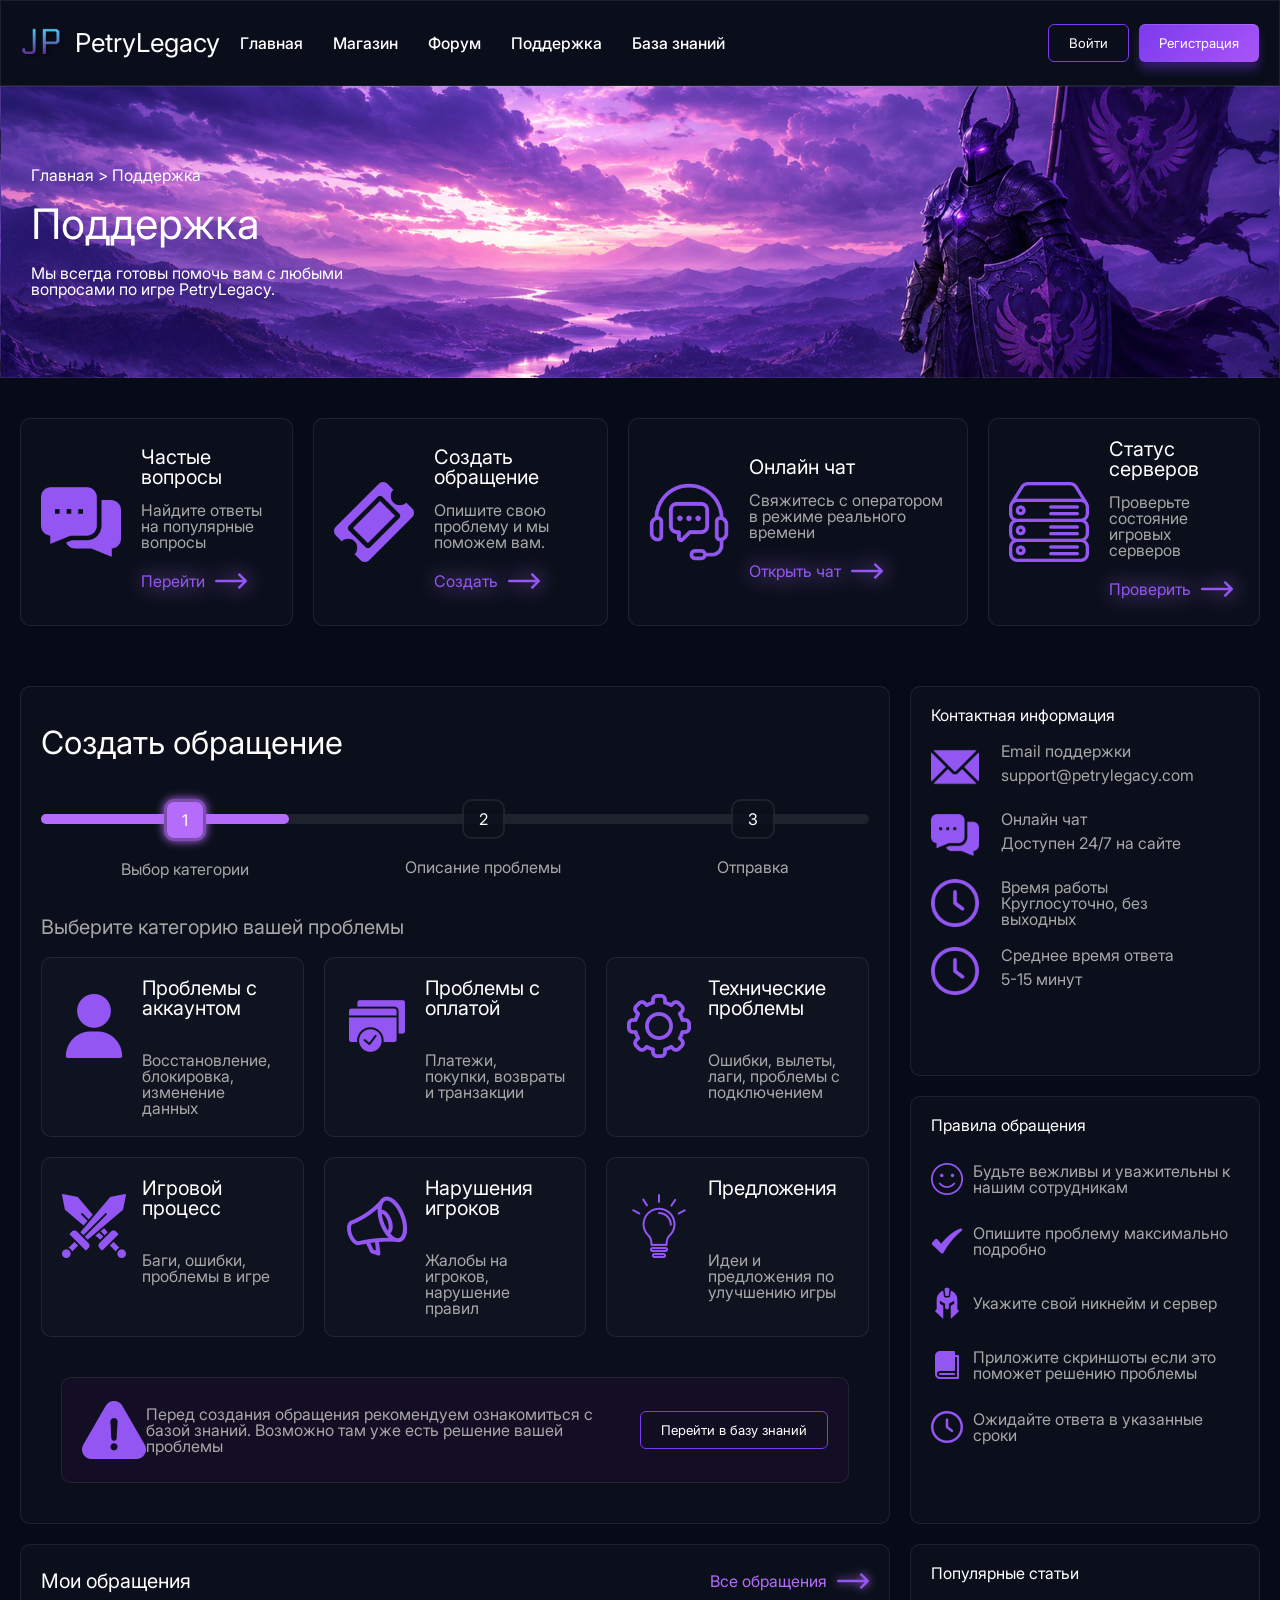
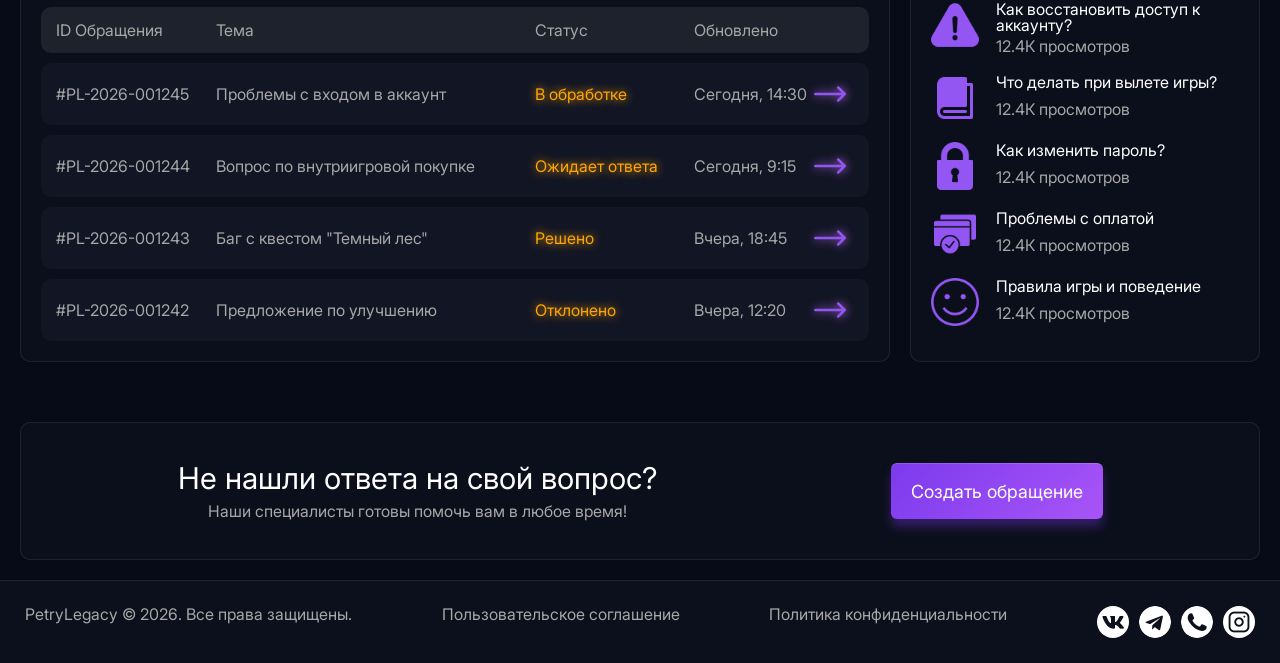
<file: support.html>
<!DOCTYPE html>
<html lang="en">

<head>
    <meta charset="UTF-8">
    <meta name="viewport" content="width=device-width, initial-scale=1.0">
    <link rel="stylesheet" href="css/reset.css">
    <link rel="stylesheet" href="css/base.css">
    <link rel="stylesheet" href="css/support.css">
    <link rel="shortcut icon" href="images/logo.png" type="image/x-icon">
    <title>PetryLegacy - Поддержка</title>
</head>

<body>
    <div class="container">

        <header class="header">
            <a class="header-brand" href="#">
                <img class="header-logo" src="/images/logo.png" alt="logotype">
                <div class="header-title">PetryLegacy </div>
            </a>
            <nav class="header-menu">
                <a class="header-link" href="./index.html">Главная</a>
                <a class="header-link" href="./shop.html">Магазин</a>
                <a class="header-link" href="./forum.html">Форум</a>
                <a class="header-link" href="./support.html">Поддержка</a>
                <a class="header-link" href="./guide.html">База знаний</a>
            </nav>
            <div class="header-buttons">
                <input class="button-empty" type="button" value="Войти">
                <input class="button-filled" type="button" value="Регистрация">
            </div>
        </header>

        <main class="main">
            <section class="hero">
                <div class="hero-title-block">
                    <span class="hero-info">Главная > Поддержка</span>
                    <span class="hero-title">Поддержка</span>
                    <span class="hero-description">Мы всегда готовы помочь вам с любыми вопросами по игре
                        PetryLegacy.</span>
                </div>
            </section>
            <section class="faq">
                <div class="faq-block">
                    <img class="faq-image" src="images/chat.png" alt="">
                    <div class="faq-vertical">
                        <span class="faq-block-title">Частые вопросы</span>
                        <span class="faq-block-description">Найдите ответы на популярные вопросы</span>
                        <a class="faq-button" href="#">
                            <span class="faq-button-title">Перейти</span>
                            <img class="faq-button-image" src="images/right-arrow.png" alt="">
                        </a>
                    </div>
                </div>
                <div class="faq-block">
                    <img class="faq-image" src="images/ticket.png" alt="">
                    <div class="faq-vertical">
                        <span class="faq-block-title">Создать обращение</span>
                        <span class="faq-block-description">Опишите свою проблему и мы поможем вам.</span>
                        <a class="faq-button" href="#">
                            <span class="faq-button-title">Создать</span>
                            <img class="faq-button-image" src="images/right-arrow.png" alt="">
                        </a>
                    </div>
                </div>
                <div class="faq-block">
                    <img class="faq-image" src="images/support.png" alt="">
                    <div class="faq-vertical">
                        <span class="faq-block-title">Онлайн чат</span>
                        <span class="faq-block-description">Свяжитесь с оператором в режиме реального времени</span>
                        <a class="faq-button" href="#">
                            <span class="faq-button-title">Открыть чат</span>
                            <img class="faq-button-image" src="images/right-arrow.png" alt="">
                        </a>
                    </div>
                </div>
                <div class="faq-block">
                    <img class="faq-image" src="images/server.png" alt="">
                    <div class="faq-vertical">
                        <span class="faq-block-title">Статус серверов</span>
                        <span class="faq-block-description">Проверьте состояние игровых серверов</span>
                        <a class="faq-button" href="#">
                            <span class="faq-button-title">Проверить</span>
                            <img class="faq-button-image" src="images/right-arrow.png" alt="">
                        </a>
                    </div>
                </div>
            </section>
            <div class="content">
                <section class="ticket-block">
                    <span class="ticket-title">Создать обращение</span>
                    <div class="ticket-progress">
                        <div class="progress-bar">
                            <div class="progress-line"></div>
                        </div>
                        <div class="progress-item">
                            <div class="progress-item-number item-active">1</div>
                            <span class="progress-item-title">Выбор категории</span>
                        </div>
                        <div class="progress-item">
                            <div class="progress-item-number">2</div>
                            <span class="progress-item-title">Описание проблемы</span>
                        </div>
                        <div class="progress-item">
                            <div class="progress-item-number">3</div>
                            <span class="progress-item-title">Отправка</span>
                        </div>
                    </div>
                    <span class="ticket-description">Выберите категорию вашей проблемы</span>
                    <div class="ticket-categories">
                        <div class="ticket-category">
                            <img class="ticket-category-image" src="images/avatar.png" alt="">
                            <span class="ticket-category-title">Проблемы с аккаунтом</span>
                            <span class="ticket-category-description">Восстановление, блокировка, изменение
                                данных</span>
                        </div>
                        <div class="ticket-category">
                            <img class="ticket-category-image" src="images/payment.png" alt="">
                            <span class="ticket-category-title">Проблемы с оплатой</span>
                            <span class="ticket-category-description">Платежи, покупки, возвраты и транзакции</span>
                        </div>
                        <div class="ticket-category">
                            <img class="ticket-category-image" src="images/setup.png" alt="">
                            <span class="ticket-category-title">Технические проблемы</span>
                            <span class="ticket-category-description">Ошибки, вылеты, лаги, проблемы с
                                подключением</span>
                        </div>
                        <div class="ticket-category">
                            <img class="ticket-category-image" src="images/sword.png" alt="">
                            <span class="ticket-category-title">Игровой процесс</span>
                            <span class="ticket-category-description">Баги, ошибки, проблемы в игре</span>
                        </div>
                        <div class="ticket-category">
                            <img class="ticket-category-image" src="images/news.png" alt="">
                            <span class="ticket-category-title">Нарушения игроков</span>
                            <span class="ticket-category-description">Жалобы на игроков, нарушение правил</span>
                        </div>
                        <div class="ticket-category">
                            <img class="ticket-category-image" src="images/idea.png" alt="">
                            <span class="ticket-category-title">Предложения</span>
                            <span class="ticket-category-description">Идеи и предложения по улучшению игры</span>
                        </div>
                    </div>
                    <div class="ticket-attention-container">
                        <div class="ticket-attention">
                            <img class="ticket-attention-image" src="images/warning.png" alt="">
                            <span class="ticket-attention-description">Перед создания обращения рекомендуем ознакомиться
                                с базой знаний. Возможно там уже есть решение вашей проблемы</span>
                            <div>
                                <input class="button-empty" type="button" value="Перейти в базу знаний">
                            </div>
                        </div>
                    </div>
                </section>


                <section class="contact-info">
                    <span class="contact-info-title">Контактная информация</span>
                    <div class="contact-info-section">
                        <img class="contact-info-section-image" src="images/email.png" alt="">
                        <span class="contact-info-section-title">Email поддержки</span>
                        <span class="contact-info-section-description">support@petrylegacy.com</span>
                    </div>
                    <div class="contact-info-section">
                        <img class="contact-info-section-image" src="images/chat.png" alt="">
                        <span class="contact-info-section-title">Онлайн чат</span>
                        <span class="contact-info-section-description">Доступен 24/7 на сайте</span>
                    </div>
                    <div class="contact-info-section">
                        <img class="contact-info-section-image" src="images/clock.png" alt="">
                        <span class="contact-info-section-title">Время работы</span>
                        <span class="contact-info-section-description">Круглосуточно, без выходных</span>
                    </div>
                    <div class="contact-info-section">
                        <img class="contact-info-section-image" src="images/clock.png" alt="">
                        <span class="contact-info-section-title">Среднее время ответа</span>
                        <span class="contact-info-section-description">5-15 минут</span>
                    </div>
                </section>
                <section class="rules">
                    <span class="rules-title">Правила обращения</span>
                    <div class="rules-section">
                        <img class="rules-section-image" src="images/emoji.png" alt="">
                        <span class="rules-section-description">Будьте вежливы и уважительны к нашим сотрудникам</span>
                    </div>
                    <div class="rules-section">
                        <img class="rules-section-image" src="images/done.png" alt="">
                        <span class="rules-section-description">Опишите проблему максимально подробно</span>
                    </div>
                    <div class="rules-section">
                        <img class="rules-section-image" src="images/helmet.png" alt="">
                        <span class="rules-section-description">Укажите свой никнейм и сервер</span>
                    </div>
                    <div class="rules-section">
                        <img class="rules-section-image" src="images/guide.png" alt="">
                        <span class="rules-section-description">Приложите скриншоты если это поможет решению
                            проблемы</span>
                    </div>
                    <div class="rules-section">
                        <img class="rules-section-image" src="images/clock.png" alt="">
                        <span class="rules-section-description">Ожидайте ответа в указанные сроки</span>
                    </div>
                </section>
                <section class="my-tickets">
                    <div class="my-tickets-top">
                        <span class="my-tickets-top-title">Мои обращения</span>
                        <span class="my-tickets-top-description">Все обращения</span>
                        <a href="#">
                            <img class="my-tickets-top-image" src="images/right-arrow.png" alt="">
                        </a>
                    </div>
                    <div class="ticket-header">
                        <span>ID Обращения</span>
                        <span>Тема</span>
                        <span>Статус</span>
                        <span>Обновлено</span>
                    </div>
                    <div class="ticket">
                        <span class="ticket-id">#PL-2026-001245</span>
                        <span class="ticket-theme">Проблемы с входом в аккаунт</span>
                        <span class="ticket-status">В обработке</span>
                        <div class="ticket-data">
                            <span class="ticket-date">Сегодня, 14:30</span>
                            <a href="#">
                                <img class="ticket-image" src="images/right-arrow.png" alt="">
                            </a>
                        </div>
                    </div>
                    <div class="ticket">
                        <span class="ticket-id">#PL-2026-001244</span>
                        <span class="ticket-theme">Вопрос по внутриигровой покупке</span>
                        <span class="ticket-status">Ожидает ответа</span>
                        <div class="ticket-data">
                            <span class="ticket-date">Сегодня, 9:15</span>
                            <a href="#">
                                <img class="ticket-image" src="images/right-arrow.png" alt="">
                            </a>
                        </div>
                    </div>
                    <div class="ticket">
                        <span class="ticket-id">#PL-2026-001243</span>
                        <span class="ticket-theme">Баг с квестом "Темный лес"</span>
                        <span class="ticket-status">Решено</span>
                        <div class="ticket-data">
                            <span class="ticket-date">Вчера, 18:45</span>
                            <a href="#">
                                <img class="ticket-image" src="images/right-arrow.png" alt="">
                            </a>
                        </div>
                    </div>
                    <div class="ticket">
                        <span class="ticket-id">#PL-2026-001242</span>
                        <span class="ticket-theme">Предложение по улучшению</span>
                        <span class="ticket-status">Отклонено</span>
                        <div class="ticket-data">
                            <span class="ticket-date">Вчера, 12:20</span>
                            <a href="#">
                                <img class="ticket-image" src="images/right-arrow.png" alt="">
                            </a>
                        </div>
                    </div>
                </section>
                <section class="popular-theme">
                    <span class="popular-theme-title">Популярные статьи</span>
                    <div class="popular-theme-section">
                        <img class="popular-theme-image" src="images/warning.png" alt="">
                        <span class="popular-theme-section-title">Как восстановить доступ к аккаунту?</span>
                        <span class="popular-theme-section-views">12.4К просмотров</span>
                    </div>
                    <div class="popular-theme-section">
                        <img class="popular-theme-image" src="images/guide.png" alt="">
                        <span class="popular-theme-section-title">Что делать при вылете игры?</span>
                        <span class="popular-theme-section-views">12.4К просмотров</span>
                    </div>
                    <div class="popular-theme-section">
                        <img class="popular-theme-image" src="images/security.png" alt="">
                        <span class="popular-theme-section-title">Как изменить пароль?</span>
                        <span class="popular-theme-section-views">12.4К просмотров</span>
                    </div>
                    <div class="popular-theme-section">
                        <img class="popular-theme-image" src="images/payment.png" alt="">
                        <span class="popular-theme-section-title">Проблемы с оплатой</span>
                        <span class="popular-theme-section-views">12.4К просмотров</span>
                    </div>
                    <div class="popular-theme-section">
                        <img class="popular-theme-image" src="images/emoji.png" alt="">
                        <span class="popular-theme-section-title">Правила игры и поведение</span>
                        <span class="popular-theme-section-views">12.4К просмотров</span>
                    </div>
                </section>
            </div>
            <section class="banner">
                <div class="banner-section">
                    <div class="banner-vertical">
                        <span class="banner-title">Не нашли ответа на свой вопрос?</span>
                        <span class="banner-description">Наши специалисты готовы помочь вам в любое время!</span>
                    </div>
                    <input class="button-filled banner-button" type="button" value="Создать обращение">
                </div>
            </section>
        </main>

        <footer class="another-footer">
            <span>PetryLegacy &copy 2026. Все права защищены.</span>
            <span>Пользовательское соглашение</span>
            <span>Политика конфиденциальности</span>
            <div class="footer-social">
                <a href="#">
                    <img src="images/vk.png" alt="VK">
                </a>
                <a href="#">
                    <img src="images/telegram.png" alt="Telegram">
                </a>
                <a href="#">
                    <img src="images/whatsapp.png" alt="Whatsapp">
                </a>
                <a href="#">
                    <img src="images/instagram.png" alt="Instagram">
                </a>
            </div>
        </footer>
    </div>
</body>

</html>
</file>
<file: css/base.css>
@font-face {
  font-family: "Inter-Bold";
  src: url(../fonts/Inter-Bold.ttf);
  font-weight: normal;
}
@font-face {
  font-family: "Inter-Italic";
  src: url(../fonts/Inter-Italic.ttf);
  font-weight: normal;
}
@font-face {
  font-family: "Inter-Medium";
  src: url(../fonts/Inter-Medium.ttf);
  font-weight: normal;
}
@font-face {
  font-family: "Inter-Regular";
  src: url(../fonts/Inter-Regular.ttf);
  font-weight: normal;
}
.container{
  width: 100%;
  min-height: 100%;
  background-color: #070B17;
}
.header{
  display: flex;
  align-items: center;
  gap:20px;
  background-color: #0A0F1BCC;
  border: 1px solid rgba(255,255,255,0.08);
  padding: 10px;
}
.header-brand{
  display: flex;
  align-items: center;
}
.header-logo{
  width: 64px;
  height: 64px;
  padding: 10px;
}
.header-title{
  font-size: 26px;
  font-family:Inter-Regular;

  color: white;
}
.header-menu{
  display: flex;
  gap: 30px;
  align-items: center;
}
.header-buttons{
  display: flex;
  margin-left: auto;
  gap: 10px;
  padding: 10px;
}
.header-link{
color: white;
font-family: Inter-Medium;
}
.button-empty{
cursor: pointer;
border-radius: 6px;
color: white;
padding:  10px 20px;
background-color: rgba(10, 15, 27, 0.3);
border: 1px solid #7C3AED;
font-family: Inter-Regular;
}
.button-filled{
  cursor: pointer;
  border-radius: 6px;
  padding: 10px 20px;
  color: white;
  background: linear-gradient(135deg, #7C3AED, #A855F7);
  box-shadow:
    0 8px 10px rgba(124, 58, 237, 0.35),
    inset 0 1px 0 rgba(255,255,255,0.15);
    font-family: Inter-Regular;
}
.footer{
  background-color: #0B1020;
  padding: 10px;
  font-family: Inter-Regular;
}
.footer-grid{
  border-top: 1px solid rgba(255,255,255,0.08);
  border-bottom: 1px solid rgba(255,255,255,0.08);
  padding: 10px;
  display: grid;
  grid-template-columns: repeat(4,350px);
}
.footer-column{
  display: flex;
  flex-direction: column;
  gap: 10px;
}
.footer-policy{
  padding: 10px;
  display: flex;
  gap: 10px;
}
.footer-policy span{
  margin-right: auto;
}
.footer-column h4{
  color: white;
  font-size: 20px;
}
.footer-column a,span{
  color: rgb(167, 167, 167);
}
.footer-policy a{
  color: rgb(167, 167, 167);
}
.footer-social{
  display: flex;
  gap: 10px;
}
.footer-social img{
border-radius: 50%;
filter: invert(1);
height: auto;
width: 32px;
}
.footer-title{
  color: white;
  font-size: 24px;
  font-family: Inter-Regular;
}
.active{
  box-shadow: inset 0 0 5px #b56cfa;
  
}
.active span{
  color: #b56cfa;
}
.completed{
  background: rgba(0,0,0,0.1);
  box-shadow: inset 0 0 5px rgba(34, 197, 94,0.5);
  
}
.completed .daily-status
{
  color: rgba(34, 197, 94,1);
}
.hide{
  display: none;
}
.button-filled,
.button-empty {
    transition:
        transform .2s ease,
        box-shadow .2s ease,
        background .2s ease;
}
.button-filled:hover,
.button-empty:hover {
    transform: translateY(-2px);

    box-shadow:
        0 0 20px rgba(181, 108, 250, .25);
}

.header-link,
.footer-column a {
    position: relative;

    transition:
        transform .2s ease
        color .2s ease,
        text-shadow .2s ease;
}
.header-link:hover,
.footer-column a:hover{

    text-shadow:
        0 0 10px rgba(181,108,250,0.8),
        0 0 20px rgba(181,108,250,0.4);
}

.another-footer{
  font-family: Inter-Regular;
  background-color: rgba(255,255,255,0.02);
  padding: 25px;
  display: flex;
  justify-content: space-between;
  border-top: 1px solid rgba(255,255,255,0.08);
}
</file>
<file: css/index.css>
.main{
  font-family: Inter-Regular;
}
section{
  background-color: #0B1020;
}
.hero{
  position: relative;
  min-height: 400px;
  padding: 40px 80px;
  background: linear-gradient(90deg, rgba(0, 0, 0, 0.5)0%, rgba(0, 0, 0, 0.8)25%, rgba(0, 0, 0, 0)40%),
  linear-gradient(180deg,rgba(0,0,0,0)0%,rgba(0,0,0,0.9)95%), 
  url(../images/hero-background.png);
  background-position: 0 25%;
  background-size: cover;
}
.hero-block{
  position: absolute;
  top: 50%;
  transform: translateY(-60%);
  max-width: 400px;
  display: flex;
  flex-direction: column;
  gap: 15px;
}
.hero-title{
  font-size: 60px;
  color: white;
  font-family: Inter-Bold;
}
.hero-slogan{
color: #b56cfa;
font-family: Inter-Medium;
font-size: 20px;
}
.hero-description{
  color: white;
  font-family: Inter-Regular;
  line-height: 1.5;
}
.hero-buttons{
  display: flex;
  gap: 10px;
}
.platform{
  display: flex;
  padding: 10px;
  gap: 10px;
}
.mobile{
  min-height: 40vh;
  width: 50%;
  border: 1px solid rgba(255,255,255,0.08);
  border-radius:6px;
  display: flex;
  flex-direction: column;
  padding: 30px;
  gap: 10px;
  background: 
  linear-gradient(90deg, rgba(0, 0, 0, 0.85)45%, rgba(0, 0, 0, 0)),
  url(../images/mobile-background.png);
  background-size: cover;
}
.mobile span{
  color: white;
}
.mobile-title{
  display: flex;
  align-items: center;
  gap: 5px;
}
.mobile-title img{
  width: 32px;
  height: 32px;
  filter:  
    brightness(0)
    saturate(100%)
    invert(35%)
    sepia(98%)
    saturate(1600%)
    hue-rotate(240deg)
    brightness(95%)
    drop-shadow(1px 1px 10px #b56cfa);
}
.mobile-title span{
  font-size: 18px;
  color: #b56cfa;
  text-shadow: 2px 2px 15px #b56cfa;
}
.mobile-icons img{
  width: 32px;
  height: 32px;
  filter: invert(1);
}
.mobile-brand{
font-size: 28px;
font-family: Inter-Medium;
}
.mobile-brand-title{
font-size: 28px;
font-family: Inter-Medium;
}
.mobile-brand-description{
  max-width: 400px;
}
.pc{
  min-height: 40vh;
  width: 50%;
  border: 1px solid rgba(255,255,255,0.08);
  border-radius:6px;
  display: flex;
  flex-direction: column;
  padding: 30px;
  gap: 10px;
  background: 
  linear-gradient(90deg, rgba(0, 0, 0, 0.45)45%, rgba(0, 0, 0, 0)),
  url(../images/pc-background.png);
  background-size: cover;
}
.pc span{
  color: white;
}
.pc-title{
  display: flex;
  align-items: center;
  gap: 5px;
}
.pc-title img{
  width: 32px;
  height: 32px;
  filter:  
    invert(1)
    drop-shadow(1px 1px 10px white);
}
.pc-title span{
  font-size: 18px;
  color: #22C55E;
  text-shadow: 2px 2px 15px #22C55E;
}
.pc-icons img{
  width: 32px;
  height: 32px;
  filter: invert(1);
}
.pc-brand{
font-size: 28px;
font-family: Inter-Medium;
}
.pc-brand-title{
font-size: 28px;
font-family: Inter-Medium;
}
.pc-brand-description{
  max-width: 400px;
}
.pc-button-filled{
background: linear-gradient(135deg, rgb(34, 197, 94), #16A34A);
box-shadow:
    0 8px 10px rgba(34, 197, 94, 0.35),
    inset 0 1px 0 rgba(255,255,255,0.15);
}
.pc-button-empty{
border: 1px solid #22C55E;
}
.shop{
  padding: 10px;
}
.shop-block{
  display: flex;
  flex-direction: column;
  gap: 20px;
  border: 1px solid rgba(255,255,255,0.08);
  border-radius: 6px;
  padding: 20px;
  background-color: #080a14;
}
.shop-title-block{
  display: flex;
  align-items: center;
  gap: 10px;
}
.shop-title-block-image{
  width: 32px;
  height: 32px;
  filter:  
    brightness(0)
    saturate(100%)
    invert(35%)
    sepia(98%)
    saturate(1600%)
    hue-rotate(240deg)
    brightness(95%)
    drop-shadow(1px 1px 10px #b56cfa);
}
.shop-title{
  color: #b56cfa;
  text-shadow: 2px 2px 10px #b56cfa;
}
.daily{
  padding: 10px;
}
.daily-block{
  display: flex;
  flex-direction: column;
  gap: 20px;
  border: 1px solid rgba(255,255,255,0.08);
  border-radius: 6px;
  padding: 20px;
  background-color: #080a14;
}
.daily-title-block{
  display: flex;
  align-items: center;
  gap: 10px;
}
.daily-title-block-image{
  width: 32px;
  height: 32px;
  filter:  
    brightness(0)
    saturate(100%)
    invert(35%)
    sepia(98%)
    saturate(1600%)
    hue-rotate(240deg)
    brightness(95%)
    drop-shadow(1px 1px 10px #b56cfa);
}
.daily-title{
  color: #b56cfa;
  text-shadow: 2px 2px 10px #b56cfa;
}
.daily-buttons{
  align-self: center;
}
.daily-buttons input{
  font-size: 20px;
}
.done-image{
  width: 24px;
  height: 24px;
}
.leaderboard {
  padding: 10px;
}
.leaderboard-block {
  padding: 10px;
  border: 1px solid rgba(255,255,255,0.08);
  border-radius: 6px;
  background-color: #080a14;
  display: flex;
  flex-direction: column;
  gap: 10px;
}
.leaderboard-title-block {
  display: flex;
  align-items: center;
  gap: 10px;
  padding: 10px;
}
.leaderboard-image {
  height: 32px;
  width: 32px;
    filter:  
    brightness(0)
    saturate(100%)
    invert(35%)
    sepia(98%)
    saturate(1600%)
    hue-rotate(240deg)
    brightness(95%)
    drop-shadow(1px 1px 5px #b56cfa);
}
.leaderboard-title {
  color: #b56cfa;
  text-shadow: 2px 2px 10px #b56cfa;
}
.leaderboard-buttons{
  margin-left: auto;
}
.leaderboard-button {
  border: 1px solid rgba(255,255,255,0.08);
  font-size: 16px;
}
.leaderboard-grid{
  display: flex;
  flex-direction: column;
  gap: 15px;
  padding: 10px;
}
.leaderboard-header,
.leaderboard-row{
display: grid;
grid-template-columns: 50px 2fr 1fr 2fr 1fr 1fr;

}
.leaderboard-row{
  border: 1px solid rgba(255,255,255,0.08);
  padding: 10px;
  border-radius: 10px;
  align-items: center;
  background-color:rgba(51, 51, 51, 0.15);
}
.cell{
  color: white;
  font-family: Inter-Regular;
}
.nickname{
  display: flex;
  align-items: center;
  gap: 5px;
}
.nickname img{
width: 32px;
height: 32px;
border: 1px solid rgb(42, 94, 136);
box-shadow: 0 0 5px rgb(42, 94, 136),inset 0 0 10px rgb(42, 94, 136);
border-radius: 50%;
padding: 1px;
}
.rank-1{
  background-color: rgba(255, 215, 0,0.5);
  border: 1px solid gold;
  box-shadow:0 0 5px gold,inset 0 0 5px gold ;
}
.rank-1 .nickname img{
  border: 1px solid yellow;
box-shadow: 0 0 5px gold,inset 0 0 10px gold;
}
.rank-1 .rank{
  font-family: Inter-Bold;
}
.rank-2{
background-color: rgba(128, 128, 128,1);
border: 1px solid rgb(173, 173, 173);
box-shadow:0 0 5px rgb(218, 218, 218),inset 0 0 5px rgb(218, 218, 218) ;
}
.rank-2 .nickname img{
  border: 1px solid white;
box-shadow: 0 0 5px white,inset 0 0 10px white;
}
.rank-2 .rank{
  font-family: Inter-Bold;
}
.rank-3{
background-color: rgba(205, 127, 50, 0.4);
border: 1px solid rgb(205, 127, 50);
box-shadow:0 0 5px rgb(205, 127, 50),inset 0 0 5px rgb(205, 127, 50) ;
}
.rank-3 .nickname img{
  border: 1px solid rgb(205, 127, 50);
box-shadow: 0 0 5px rgb(205, 127, 50),inset 0 0 10px rgb(205, 127, 50);
}
.rank-3 .rank{
  font-family: Inter-Bold;
}
.pc-button-filled:hover,
.pc-button-empty:hover {
    transform: translateY(-2px);

    box-shadow:
        0 0 20px #22C55E;
}
.leaderboard-row {
    transition: 0.3s ease;
}
.leaderboard-row:hover {
    transform: scale(1.01);
}
.shop-cards{
  display: grid;
  grid-template-columns: repeat(7,1fr);
  position: relative;
  gap: 20px;
}
.card{
  cursor: pointer;
  display: flex;
  flex-direction: column;
  gap: 10px;
  border:1px solid rgba(255,255,255,0.08);
  border-radius: 10px;
}
.card-title{
  color: white;
  padding-left: 15px;
}
.card-description{
  padding-left: 15px;
  color: orange;
  text-shadow: 0 0 10px orange;
}
.card-cost{
  padding-left: 15px;
  color:#22C55E;
  text-shadow: 0 0 3px #22C55E;
}
.card-image{
  width: 100%;
  height: 65%;
  border-radius: 10px;
}
.card:hover{
  box-shadow: 0 0 3px rgb(111, 18, 217);
}
.daily-cards{
  display: grid;
  grid-template-columns: repeat(7,1fr);
  position: relative;
  gap: 20px;
}
.daily-card{
  display: flex;
  flex-direction: column;
  gap: 10px;
  border:1px solid rgba(255,255,255,0.08);
  border-radius: 10px;
  position: relative;
}
.daily-active{
  box-shadow: 0 0 25px rgb(111, 18, 217);
}
.daily-active .card-cost{
  display: none;
}
.daily-future{
filter: brightness(0.5);
}
.daily-future .card-cost{
  display: none;
}
.daily-accepted{
filter: brightness(0.5);
}
</file>
<file: css/forum.css>
.hero{
    border: 1px solid rgba(0, 0, 0, 0.02);
    background: url(/images/hero-forum.png);
    background-size: cover;
    background-position: 0 90%;
    display: flex;
    padding: 30px 20px;
}
.hero-title-block{
    max-width: 350px;
    display: flex;
    flex-direction: column;
    padding: 20px;
    gap: 15px;
}
.hero-title{
    color: white;
    font-family: Inter-Regular;
    font-size: 42px;
}
.hero-description{
    font-family: Inter-Regular;
    color: white;
}
.search-block{
    position: relative;
}
.search-block input{
    width: 400px;
    padding: 15px;
    border-radius: 10px;
    background-color: rgba(0, 0, 0, 0.6);
    border: 1px solid rgba(255, 255, 255, 0.1);
    color: white;
    padding-right: 50px;
}
.search-block a{
    position: absolute;
    right: -80px;
    top: 50%;
    transform: translateY(-50%);
    background-color: rgba(181, 108, 250,0.2);
    border-radius: 6px;
}
.hero-search-image{
    padding: 5px;
    width: 32px;
    height: 32px;
    filter: invert(1);
}
.hero-banner{
    margin-left: auto;
    padding: 20px;
}
.hero-banner-block{
    display: flex;
    gap: 30px;
    align-items: center;
    padding: 20px;
    border-radius: 10px;
    background-color: rgba(0, 0, 0, 0.2);
    border: 1px solid rgba(255, 255, 255, 0.08);
}
.hero-banner-vertical{
    max-width: 300px;
    display: flex;
    flex-direction: column;
    gap: 20px;
}
.hero-banner-title{
    color: yellow;
    font-family: Inter-Regular;
    text-shadow: 0 0 10px yellow;
    font-size: 20px;
}
.hero-banner-description{
    font-family: Inter-Regular;
    color: white;
}
.hero-banner-image{
    width: 128px;
    height: 128px;
    filter:   
    brightness(0)
    saturate(100%)
    invert(35%)
    sepia(98%)
    saturate(1600%)
    hue-rotate(240deg)
    brightness(85%);
}
.main{
    display: grid;
    grid-template-columns: 1fr 3fr 1fr;
}
.left-content{
    max-width: 350px;
    display: flex;
    flex-direction: column;
    padding: 30px;
    gap: 20px;
}
.right-content{
    display: flex;
    flex-direction: column;
    padding: 30px;
    gap: 20px;
    max-width: 400px;
}
.categories{
    display: grid;
    grid-template-rows: repeat(11,auto);
    border: 1px solid rgba(255,255,255,0.08);
    background-color: rgba(255,255,255,0.02);
    border-radius: 10px;
}
.category{
    display: flex;
    gap: 10px;
    padding: 15px;
    justify-content: center;
    align-items: center;
    position: relative;
}
.category-title{
    font-family: Inter-Regular;
}
.category-counter{
    margin-left: auto;
    font-family: Inter-Regular;
}
.category-button{
    display: flex;
    justify-content: center;
    padding: 10px;
}
.category img{
    width: 32px;
    height: 32px;
    filter: invert(1);
}
.category::before{
    content: "";
    position: absolute;
    inset: 0;
    background: linear-gradient(90deg,rgba(99, 18, 191, 0.7),rgba(0,0,0,0.2));
    opacity: 0;
    transition: 0.5s ease;
    border-radius: 6px;
}
.category:hover::before{
opacity: 1;
}
.rules{
    display: flex;
    flex-direction: column;
    padding: 20px;
    border-radius: 10px;
    border: 1px solid rgba(255,255,255,0.08);
    background-color: rgba(255,255,255,0.02);
    align-items: center;
    gap: 10px;  
}
.rules-title{
    color: white;
    font-size: 20px;
}
.rules-button{
    display: flex;
    align-items: center;
    gap: 20px;
    filter:  
    brightness(0)
    saturate(100%)
    invert(35%)
    sepia(98%)
    saturate(1600%)
    hue-rotate(240deg)
    brightness(95%)
    drop-shadow(0 0 12px #b56cfa);
}
.rules-button-title{
    font-size: 18px;
}
.rules-image{
    width: 32px;
    height: 32px;
}
.online-players{
    padding: 20px;
    border-radius: 10px;
    border: 1px solid rgba(255,255,255,0.08);
    background-color: rgba(255,255,255,0.02);
    display: flex;
    flex-direction: column;
    gap: 20px;
}
.online-title-block{
    display: flex;
    align-items: center;
    gap:10px;
}
.online-title{
    padding-right: 10px;
    color: white;
    font-family: Inter-Regular;
}
.online-ball{
    width: 12px;
    height: 12px;
    border-radius: 50%;
    background-color: rgb(1, 203, 1);
}
.players-block{
    display: grid;
    grid-template-columns: repeat(6,auto);
    gap: 10px;
}
.last-player-image{
    display: inline-flex;
    align-items: center;
    justify-content: center;
    background-color: rgba(255,255,255,0.08);
    width: 40px;
    height: 40px;
    border-radius: 50%;
    padding: 10px;
}
.last-player-count{
    color: white;
}

.online-player-image{
    border-radius: 50%;
    border: 1px solid rgba(255,255,255,0.08);
    width: 40px;
    height: 40px;
}
.online-players-button{
    display: flex;
    justify-content: center;
}
.online-players-button a{
    border: 1px solid rgba(255,255,255,0.08);
    background-color: rgba(255,255,255,0.02);
    padding: 10px;
    border-radius: 6px;
}
.online-players-button-title{
    font-family: Inter-Regular;
}
.last-themes-block {
    border: 1px solid rgba(255,255,255,0.08);
    background-color: rgba(255,255,255,0.02);
    border-radius: 6px;
    padding: 15px;
    display: flex;
    flex-direction: column;
    gap: 20px;
}
.last-themes-title {
    color: white;
    font-family: Inter-Regular;
}
.theme-mini {
    display: flex;
    gap: 10px;
}
.theme-mini-image{
width: 32px;
height: 32px;
}
.theme-mini-description{
    display: flex;
    flex-direction: column;
    gap: 5px;
}
.theme-mini-title {
    color: white;
}
.theme-mini-data{
display: flex;
gap: 5px;
}
.premium-banner {
    border: 1px solid rgba(255,255,255,0.08);
    background: 
    linear-gradient(90deg, rgba(0, 0, 0, 0.8)5%, rgba(0, 0, 0, 0)60%),
    url(../images/chest1.png);
    background-size: cover;
    background-position: center;
    border-radius: 6px;
    padding: 15px;
    display: flex;
    flex-direction: column;
    gap: 10px;
}
.premium-banner-title {
    color: white;
    font-family: Inter-Regular;
}
.premium-banner-description{
    max-width: 250px;
    color: rgb(206, 206, 206);
    font-family: Inter-Regular;
}
.content{
    padding: 30px;
    font-family: Inter-Regular;
}
.content-navigation{
    padding: 20px;
    display: flex;
    gap: 20px;
}
.content-block{
    display: flex;
    flex-direction: column;
    gap: 10px;
    border: 1px solid rgba(255,255,255,0.08);
    background-color: rgba(255,255,255,0.02);
    border-radius: 10px;
}
.content-theme{
    display: grid;
    grid-template-columns: 1fr 1fr 1fr 1fr 1fr auto 1fr auto 1fr auto 1fr;
    grid-template-rows: 1fr 1fr;
    border-top: 1px solid rgba(255,255,255,0.08);
    padding: 10px;
    gap: 5px;
    padding-right: 30px;
}
.content-theme-image{
    grid-row: span 2;
    width: 64px;
    height: 64px;
}
.content-theme-title{
    grid-column: span 4;
    color:white;
}
.content-theme-category{
    color: rgb(4, 52, 210);
}
.content-theme-comment-image{
    width: 24px;
    height: 24px;
    filter: invert(1);
}
.content-theme-comment-down{
    grid-column: span 2;
}
.content-theme-views-down{
    grid-column: span 2;
}
.content-theme-views-top-image{
    width: 24px;
    height: 24px;
    filter: invert(1);
}
.content-theme-profile-image{
    grid-row: span 2;
    width: 50px;
    height: 50px;
    border: 1px solid rgba(255,255,255,0.08);
    background-color: rgba(255,255,255,0.02);
    border-radius: 50%;
}
.content-theme-category{
    grid-column: span 2;
}
.content-theme-author{
    grid-column: span 2;
}
</file>
<file: css/guide.css>
.main{
    font-family: Inter-Regular;
}
.hero{
    padding: 60px 40px;
    display: flex;
    flex-direction: column;
    gap: 20px;
    background: url(../images/hero-guide.png);
    background-position: 0 75%;
    background-size: cover;
}
.hero-title {
color: white;
font-size: 42px;
}
.hero-description {
    max-width: 450px;
}
.hero-search {
position: relative;
}
.hero-search input{
    width: 400px;
    padding: 15px;
    border-radius: 10px;
    background-color: rgba(0, 0, 0, 0.6);
    border: 1px solid rgba(255, 255, 255, 0.1);
    color: white;
    padding-right: 50px;
}
.hero-search a{
    position: absolute;
    left: 360px;
    top: 50%;
    transform: translateY(-50%);
    background-color: rgba(181, 108, 250,0.2);
    border-radius: 6px;
}
.hero-search-image{
    padding: 5px;
    width: 32px;
    height: 32px;
    filter: invert(1);
}
.categories{
    position: relative;
    padding: 20px;
    display: flex;
    flex-direction: column;
    gap: 20px;
    align-items: center;
}
.categories-title{
    margin-right: auto;
    color: white;
    font-size: 26px;
}
.categories-block{
    display: grid;
    grid-template-columns: repeat(4,1fr);
    gap: 10px;
}
.category{
    padding: 20px;
    display: grid;
    grid-template-columns: 1fr 2fr;
    grid-template-rows: 1fr 3fr 1fr;
    row-gap: 20px;
    background-color: rgba(255,255,255,0.02);
    border: 1px solid rgba(255,255,255,0.08);
    border-radius: 10px
}
.category-title{
    color: white;
}
.category-image{
    width: 72px;
    height: 72px;
    grid-row: span 3;
    filter:  
    brightness(0)
    saturate(100%)
    invert(35%)
    sepia(98%)
    saturate(1600%)
    hue-rotate(240deg)
    brightness(95%);
    transform: translateY(40%);
}
.category-count{
    filter:  
    brightness(0)
    saturate(100%)
    invert(35%)
    sepia(98%)
    saturate(1600%)
    hue-rotate(240deg)
    brightness(95%);
    transform: translateY(40%);
}
.content {
padding: 20px;
display: grid;
grid-template-columns: 6fr 2fr;
grid-template-rows: auto auto auto;
gap: 20px;
}
.themes {
    grid-row: span 3;
    display: flex;
    flex-direction: column;
    gap: 10px;
}
.themes-top {
    display: flex;
    gap: 20px;
    align-items: center;
}
.themes-top-title {
    color: white;
    font-size: 26px;
}
.themes-top-button {
    margin-left: auto;
}
.themes-top-image {
    margin-right: 50px;
    width: 32px;
    height: 32px;
    filter:  
    brightness(0)
    saturate(100%)
    invert(35%)
    sepia(98%)
    saturate(1600%)
    hue-rotate(240deg)
    brightness(95%)
    drop-shadow(0 0 5px #b56cfa);
}
.theme {
    padding: 20px;
    border-radius: 10px;
    border: 1px solid rgba(255,255,255,0.08);
    background-color: rgba(255,255,255,0.02);   
    display: grid;
    grid-template-columns: auto 8fr 2fr;
    grid-template-rows: auto 3fr;
    align-items: center;
    gap: 20px;
}
.theme-image {
    width: 72px;
    height: 72x;
    filter:  
    brightness(0)
    saturate(100%)
    invert(35%)
    sepia(98%)
    saturate(1600%)
    hue-rotate(240deg)
    brightness(95%);
    grid-row: span 2;
}
.theme-title {
    color: white;
    font-size: 20px;
}
.theme-category {
width: fit-content;
border-radius: 6px;
color: #b56cfa;
border: 1px solid #b56cfa;
padding: 5px 10px;
background-color: rgba(181, 108, 250,0.1);
}
.support{
    display: flex;
    flex-direction: column;
    gap: 10px;
}
.support-title {
    color: white;
    font-size: 26px;
}
.support-description {
    max-width: 90%;
}
.support-block {
    display: flex;
    flex-direction: column;
    padding: 20px 10px;
    background-color: rgba(255,255,255,0.02);
    border: 1px solid rgba(255,255,255,0.08);
    border-radius: 10px;
    gap: 30px;
}
.support-block-title {
    color:  white;
    font-size: 20px;

}
.support-block-image{
    width: 96px;
    height: 96px;
    filter:  
    brightness(0)
    saturate(100%)
    invert(35%)
    sepia(98%)
    saturate(1600%)
    hue-rotate(240deg)
    brightness(95%);
}
.support-block-vertical{
    display: flex;
    flex-direction: column;
    gap: 10px;
}
.support-block-horizontal{
    display: flex;
    gap: 10px;
}
.resources{
    display: flex;
    flex-direction: column;
    gap: 20px;
    padding: 20px;
    border: 1px solid rgba(255,255,255,0.08);
    background-color: rgba(255,255,255,0.02);
    border-radius: 10px;
}
.resources-title{
    color: white;
    font-size: 20px;
}
.resources-line{
    display: flex;
    gap: 10px;
}
.resources-line-image {
    height: 52px;
    width: 52px;
    filter:  
    brightness(0)
    saturate(100%)
    invert(35%)
    sepia(98%)
    saturate(1600%)
    hue-rotate(240deg)
    brightness(95%);
}
.resources-line-vertical {
    display: flex;
    flex-direction: column;
    gap: 10px;
}
.resources-line-title {
    color: white;
}
.beginner {
    padding: 20px;
    border: 1px solid rgba(255,255,255,0.08);
    background-color: rgba(255,255,255,0.02);
    border-radius: 10px;
    display: flex;
    flex-direction: column;
    gap: 10px;
}
.beginner-title {
    color: white;
    font-size: 20px;
}
.beginner-button {
    display: flex;
    align-items: center;
    gap: 10px;
    
}
.beginner-button-title {
    color: #b56cfa;
}
.beginner-button-image {
    width: 32px;
    height: 32px;
    filter:  
    brightness(0)
    saturate(100%)
    invert(35%)
    sepia(98%)
    saturate(1600%)
    hue-rotate(240deg)
    brightness(95%);
}
</file>
<file: css/shop.css>
.hero{
  display: flex;
  flex-direction: column;
  gap: 15px;
  padding: 80px 30px;
  background: url(../images/hero_shop.png);
  background-position:  0 60%;
  background-size: cover;
}
.hero-title{
  font-family: Inter-Regular;
  color: white;
  font-size: 36px;
}
.hero-description{
  word-spacing: 10px;
  font-family: Inter-Regular;
  font-size: 14px;
}
.main{
  padding: 20px;
  display: grid;
  grid-template-columns: 250px 1fr;
  grid-template-rows: auto auto;
  gap: 30px;
  background-color: #0B1020;
}
.categories{
  display: grid;
  grid-template-rows: repeat(9, 1fr);
  border: 1px solid rgba(255,255,255,0.08);
  border-radius: 10px;
  gap: 1px;
  background-color: rgba(255,255,255,0.02);
}
.category{
  padding: 10px;
  display: flex;
  align-items: center;
  gap: 10px;
  border-bottom: 1px solid rgba(255,255,255,0.08);
  position: relative;
}
.category-image{
  filter: invert(1);
  width: 24px;
  height: 24px;
}
.category-title{
  font-size: 16px;
  font-family: Inter-Regular;
}
.category::before{
  content: "";
  position: absolute;
  inset: 0;
  background: linear-gradient(90deg,rgba(99, 18, 191, 0.7),rgba(0,0,0,0.2));
  opacity: 0;
  transition: 0.5s ease;
  border-radius: 6px;
}
.category:hover::before{
opacity: 1;
}
.banner{
  display: flex;
  flex-direction: column;
  gap: 20px;
  padding: 70px 40px;
  border: 1px solid rgba(255,255,255,0.08);
  border-radius: 10px;
  background: url(../images/banner.png);
  background-size: cover;
  background-position:  center;
}
.banner-button{
  display: block;
  max-width: 150px;
}
.banner-title{
  font-family: Inter-Medium;
  font-size: 26px;
  color: white;
}
.filter{
  padding: 20px;
  display: flex;
  flex-direction: column;
  gap: 10px;
  border: 1px solid rgba(255,255,255,0.08);
  border-radius: 10px;
  background-color: rgba(255,255,255,0.02);
}
.filter-price{
  display: flex;
}
.filter-price-right{
  margin-left: auto;
}
.filter-range{
  accent-color: rgb(111, 18, 217);
}
.filter-title{
  color: white;
  font-size: 20px;
  font-family: Inter-Regular;
}
.filter-description{
  color: rgb(189, 189, 189);
  font-family: Inter-Regular;
}
.filter-box{
  display: flex;
  gap: 10px;
  align-items: center;
}
.filter-box .checkbox{
  accent-color: rgb(111, 18, 217);
  width: 18px;
  height: 18px;
  cursor: pointer;
}
.filter-box span{
  font-family: Inter-Regular;
}
.products {
  margin-top: 20px ;
  padding: 10px;
  display: flex;
  flex-direction: column;
  gap: 30px;
}
.product-title-block {
  display: flex;
  gap: 10px;
  align-items: center;
}
.product-title {
  color: white;
  font-family: Inter-Regular;
  font-size: 24px;
}
.product-right{
  margin-left: auto;
  display: flex;
  gap: 10px;
  align-items: center;
}
.product-label {
  color:#b56cfa ;
}
.product-title-image {
  height: 24px;
  width: 24px;
    filter:  
    brightness(0)
    saturate(100%)
    invert(35%)
    sepia(98%)
    saturate(1600%)
    hue-rotate(240deg)
    brightness(95%)
    drop-shadow(1px 1px 5px #b56cfa);
}
.product-cards {
  display: grid;
  gap: 10px;
  grid-template-columns: repeat(6,auto);

}
.new-card{
  display: flex;
  flex-direction: column;
  gap: 10px;
  border: 1px solid rgba(255,255,255,0.08);
  border-radius: 10px;
  background-color: rgba(255,255,255,0.02);
  align-items: center;
  min-height: 300px;
  transition: 
  transform 0.3s ease;
}
.new-card:hover{
  box-shadow: 0 0 3px rgb(111, 18, 217);
}
.new-card-image-block{
  border-radius: 10px;
  height: 60%;
  width: 100%;
  background: url(../images/chest.png);
  background-size: cover;
  background-position: center;
}
.new-card-description-block{
  padding: 10px;
  width: 100%;
  height: 40%;
  display: flex;
  flex-direction: column;
  gap: 10px;
  align-items:start;
}
.new-card-title{
  color: white;
  font-family: Inter-Regular;
  font-size: 18px; 
}
.new-card-description{
  font-family: Inter-Regular;
}
.new-card-cost-block{
  width: 100%;
  display: flex;
  align-items: center;
  gap: 10px;
}
.new-card-cost{
  color: white;
  font-family: Inter-Regular;
  font-size: 20px; 
}
.new-card-discount{
  text-decoration: line-through;
  font-size: 18px;
}
.new-card-store{
  margin-left: auto;
  background-color: rgb(111, 18, 217);
  border-radius: 6px;
  box-shadow: 0 0 5px rgb(111, 18, 217),
  0 0 10px rgb(111, 18, 217);
}
.new-card-store:hover{
  transform: scale(1.05);
}
.none-discount{
  visibility: hidden;
}
.new-card-store-image{
  filter: invert(1)
  drop-shadow(0 0 3px white) 
  drop-shadow(0 0 5px white);
  padding: 8px;
  width: 40px;
  height: 40px;
}
.new-card-attribute{
display: inline-block;
padding: 20px 10px;
}
.new-card-attribute-text{
  background-color: rgb(111, 18, 217);
  padding: 6px;
  border-radius: 10px;
  color: white;
  font-family: Inter-Regular;
}
.benefit-block{
  padding: 20px;
  background-color: #0B1020;
}
.benefits{
  display: grid;
  grid-template-columns: repeat(4,1fr);
  gap: 30px;
  border: 1px solid rgba(255,255,255,0.08);
  background-color: rgba(255,255,255,0.02);
  padding: 20px;
  border-radius: 10px;
}
.benefits-column{
  display: flex;
  gap: 10px;
  border-right: 1px solid rgba(255,255,255,0.08);
}
.benefits-column:last-child{
  border: none;
}
.benefits-column img{
width: 64px;
height: 64px;
  filter:  
    brightness(0)
    saturate(100%)
    invert(35%)
    sepia(98%)
    saturate(1600%)
    hue-rotate(240deg)
    brightness(95%)
    drop-shadow(1px 1px 5px #b56cfa);
}
.benefits-title-block{
display: flex;
flex-direction: column;
gap: 10px;
}
.benefits-title{
  color: #b56cfa;
  font-family: Inter-Regular;
  text-shadow: 0 0 10px #b56cfa;
}
</file>
<file: css/support.css>
.main {
    display: flex;
    flex-direction: column;
    font-family: Inter-Regular;
    gap: 20px;
}
.hero {
    background: url(../images/hero-support.png);
    background-size: cover;
    background-position: 0 40%;
    border: 1px solid rgba(255,255,255,0.08);
}
.hero-title-block {
    display: flex;
    flex-direction: column;
    gap: 20px;
    padding: 80px  30px;
    max-width: 400px; 
}
.hero-info {
    color: white;
}
.hero-title {
    color: white;
    font-size: 42px;
}
.hero-description {
    color: white;
}
.faq {
    display: flex;
    padding: 20px;
    gap: 20px;
}
.faq-block {
    display: flex;
    align-items: center;
    gap: 20px;
    padding: 20px;
    border-radius: 10px;
    border: 1px solid rgba(255,255,255,0.08);
    background-color: rgba(255,255,255,0.02);
}
.faq-image{
    width: 80px;
    height: 80px;
    filter:  
    brightness(0)
    saturate(100%)
    invert(35%)
    sepia(98%)
    saturate(1600%)
    hue-rotate(240deg)
    brightness(95%);
}
.faq-vertical{
    display: flex;
    gap: 15px;
    flex-direction: column;
}
.faq-block-title {
    color: white;
    font-size: 20px;
}
.faq-button {
    display: inline-flex;
    align-items: center;
    gap: 10px;
    filter:  
    brightness(0)
    saturate(100%)
    invert(35%)
    sepia(98%)
    saturate(1600%)
    hue-rotate(240deg)
    brightness(95%)
    drop-shadow(0 0 10px #b56cfa);
    transition: transform 0.3s ease;
}
.faq-button:hover{
    transform: scale(1.02);
}
.faq-button-image {
    width: 32px;
    height: 32px;
}
.content{
    display: grid;
    grid-template-columns: auto 350px;
    grid-template-rows: auto auto auto;
    gap: 20px;
    padding: 20px;
}
.ticket-block{
    grid-row: span 2;
    border-radius: 10px;
    border: 1px solid rgba(255,255,255,0.08);
    background-color: rgba(255,255,255,0.02);
    display: flex;
    flex-direction: column;
    gap: 20px;
    padding: 20px;
    padding-top: 40px;
}
.contact-info {
    display: flex;
    flex-direction: column;
    gap: 20px;
    border: 1px solid rgba(255,255,255,0.08);
    background-color: rgba(255,255,255,0.02);
    padding: 20px;
    border-radius: 10px;
}
.contact-info-title {
    color: white;
}
.contact-info-section {
    display: grid;
    grid-template-columns: 70px 200px;
    grid-template-rows: auto auto;
}
.contact-info-section-image { 
    filter:  
    brightness(0)
    saturate(100%)
    invert(35%)
    sepia(98%)
    saturate(1600%)
    hue-rotate(240deg)
    brightness(95%);
    grid-row: span 2;
    width: 48px;
    height: 48px;
}
.rules {
    border: 1px solid rgba(255,255,255,0.08);
    background-color: rgba(255,255,255,0.02);
    border-radius: 10px;
    padding: 20px;
    display: flex;
    flex-direction: column;
    gap: 30px;
}
.rules-title {
    color: white;
}
.rules-section {
    display: flex;
    gap: 10px;
    align-items: center;
}
.rules-section-image {
    width: 32px;
    height: 32px;
    filter:  
    brightness(0)
    saturate(100%)
    invert(35%)
    sepia(98%)
    saturate(1600%)
    hue-rotate(240deg)
    brightness(95%);
}
.popular-theme {
    display: flex;
    flex-direction: column;
    gap: 20px ;
    border: 1px solid rgba(255,255,255,0.08);
    background-color: rgba(255,255,255,0.02);
    border-radius: 10px;
    padding: 20px;
}
.popular-theme-title {
    color: white;
}
.popular-theme-section {
    display: grid;
    gap: 5px;
    column-gap: 15px;
    grid-template-columns: 50px 250px;
    grid-template-rows: auto auto;
}
.popular-theme-image {
    grid-row: span 2;
    width: 48px;
    height: 48px;
    filter:  
    brightness(0)
    saturate(100%)
    invert(35%)
    sepia(98%)
    saturate(1600%)
    hue-rotate(240deg)
    brightness(95%);
}
.popular-theme-section-title {
    color: white;
}
.ticket-title{
    color: white;
    font-size: 32px;
}
.my-tickets {
    border: 1px solid rgba(255,255,255,0.08);
    background-color: rgba(255,255,255,0.02);
    border-radius: 10px;
    padding: 20px;
    display: flex;
    flex-direction: column;
    gap: 10px;
}
.ticket-categories{
    display: grid;
    grid-template-columns: repeat(3,1fr);
    grid-template-rows: repeat(2,1fr);
    gap: 20px;

}
.ticket-category{
    border: 1px solid rgba(255,255,255,0.08);
    background-color: rgba(255,255,255,0.02);
    border-radius: 10px;
    padding: 20px;
    display: grid;
    grid-template-columns: 1fr 2fr;
    grid-template-rows: 1fr 1fr;
    gap: 10px;
}
.ticket-category-image{
    grid-row: span 2;
    width: 64px;
    height: 64px;
    filter:  
    brightness(0)
    saturate(100%)
    invert(35%)
    sepia(98%)
    saturate(1600%)
    hue-rotate(240deg)
    brightness(95%); 
    transform: translateY(25%); 
}
.ticket-category-title{
    color: white;
    font-size: 20px;
}
.my-tickets-top {
    display: flex;
    align-items: center;
    gap: 10px;
}
.my-tickets-top-title {
    color: white;
    font-size: 20px;
}
.my-tickets-top-description {
    color: #b56cfa;
    margin-left: auto;
}
.my-tickets-top-image{
    width: 32px;
    height: 32px;
    filter:  
    brightness(0)
    saturate(100%)
    invert(35%)
    sepia(98%)
    saturate(1600%)
    hue-rotate(240deg)
    brightness(95%)
    drop-shadow(0 0 5px #b56cfa);
}
.ticket-header,
.ticket {
    display: grid;
    grid-template-columns: 1fr 2fr 1fr 1fr;
    padding: 15px;
    align-items: center;
}
.ticket-header{
    border-radius: 10px;
    background-color: rgba(255,255,255,0.08);
}
.ticket{
    border-radius: 10px;
    background-color:rgba(180,180,255,0.04);
}

.ticket-status {
    color: orange;
    text-shadow:0 0 10px orange;
}
.ticket-data {
    display: grid;
    grid-template-columns: 3fr 1fr;
    align-items: center;
}
.ticket-image{
    width: 32px;
    height: 32px;
    filter:  
    brightness(0)
    saturate(100%)
    invert(35%)
    sepia(98%)
    saturate(1600%)
    hue-rotate(240deg)
    brightness(95%)
    drop-shadow(0 0 5px #b56cfa);
}
.banner {
    padding: 20px;
}
.banner-section{
    display: flex;
    justify-content: space-around;
    padding: 40px;
    border: 1px solid rgba(255,255,255,0.08);
    background-color: rgba(255,255,255,0.02);
    border-radius: 10px;
}

.banner-vertical{
    display: flex;
    flex-direction: column;
    align-items: center;
    gap: 10px;
}
.banner-title {
    color: white;
    font-size: 30px;
}
.banner-button{
    font-size: 18px;
}
.ticket-attention-container{
    padding: 20px;
}
.ticket-attention{
    display: flex;
    align-items: center;
    justify-content: space-between;
    padding: 20px;
    border: 1px solid rgba(255,255,255,0.08);
    background-color: rgba(160, 13, 196, 0.06);
    border-radius: 10px;
}
.ticket-attention-description{
    max-width: 700px;
}
.ticket-attention-image{
    width: 64px;
    height: 64px;
    filter:  
    brightness(0)
    saturate(100%)
    invert(35%)
    sepia(98%)
    saturate(1600%)
    hue-rotate(240deg)
    brightness(95%);
}
.ticket-description{
    font-size: 20px;
}
.ticket-progress{
    display: flex;
    justify-content: space-between;
    padding: 20px 80px;
    position: relative;
}
.progress-item{
    display: flex;
    flex-direction: column;
    align-items: center;
    gap: 20px;
    z-index: 2;
}
.progress-item-number{
    border: 2px solid rgba(255,255,255,0.08);
    background-color: #0A0F1BCC;
    padding: 10px 15px;
    border-radius: 10px;
    color: white;
    font-family: Inter-Regular;
}
.item-active{
    background-color: #b56cfa;
    box-shadow: 0 0 10px #b56cfa;
    border: 3px solid rgba(0,0,0,0.3);
}
.progress-bar{
position: absolute;
left: 0;
top: 30%;
background-color: rgba(255,255,255,0.08);
width: 100%;
height: 8%;
border-radius: 10px;
z-index: 1;
}
.progress-line{
    background-color: #b56cfa;
    width: 30%;
    height: 100%;
    border-radius: 10px;
}
</file>
